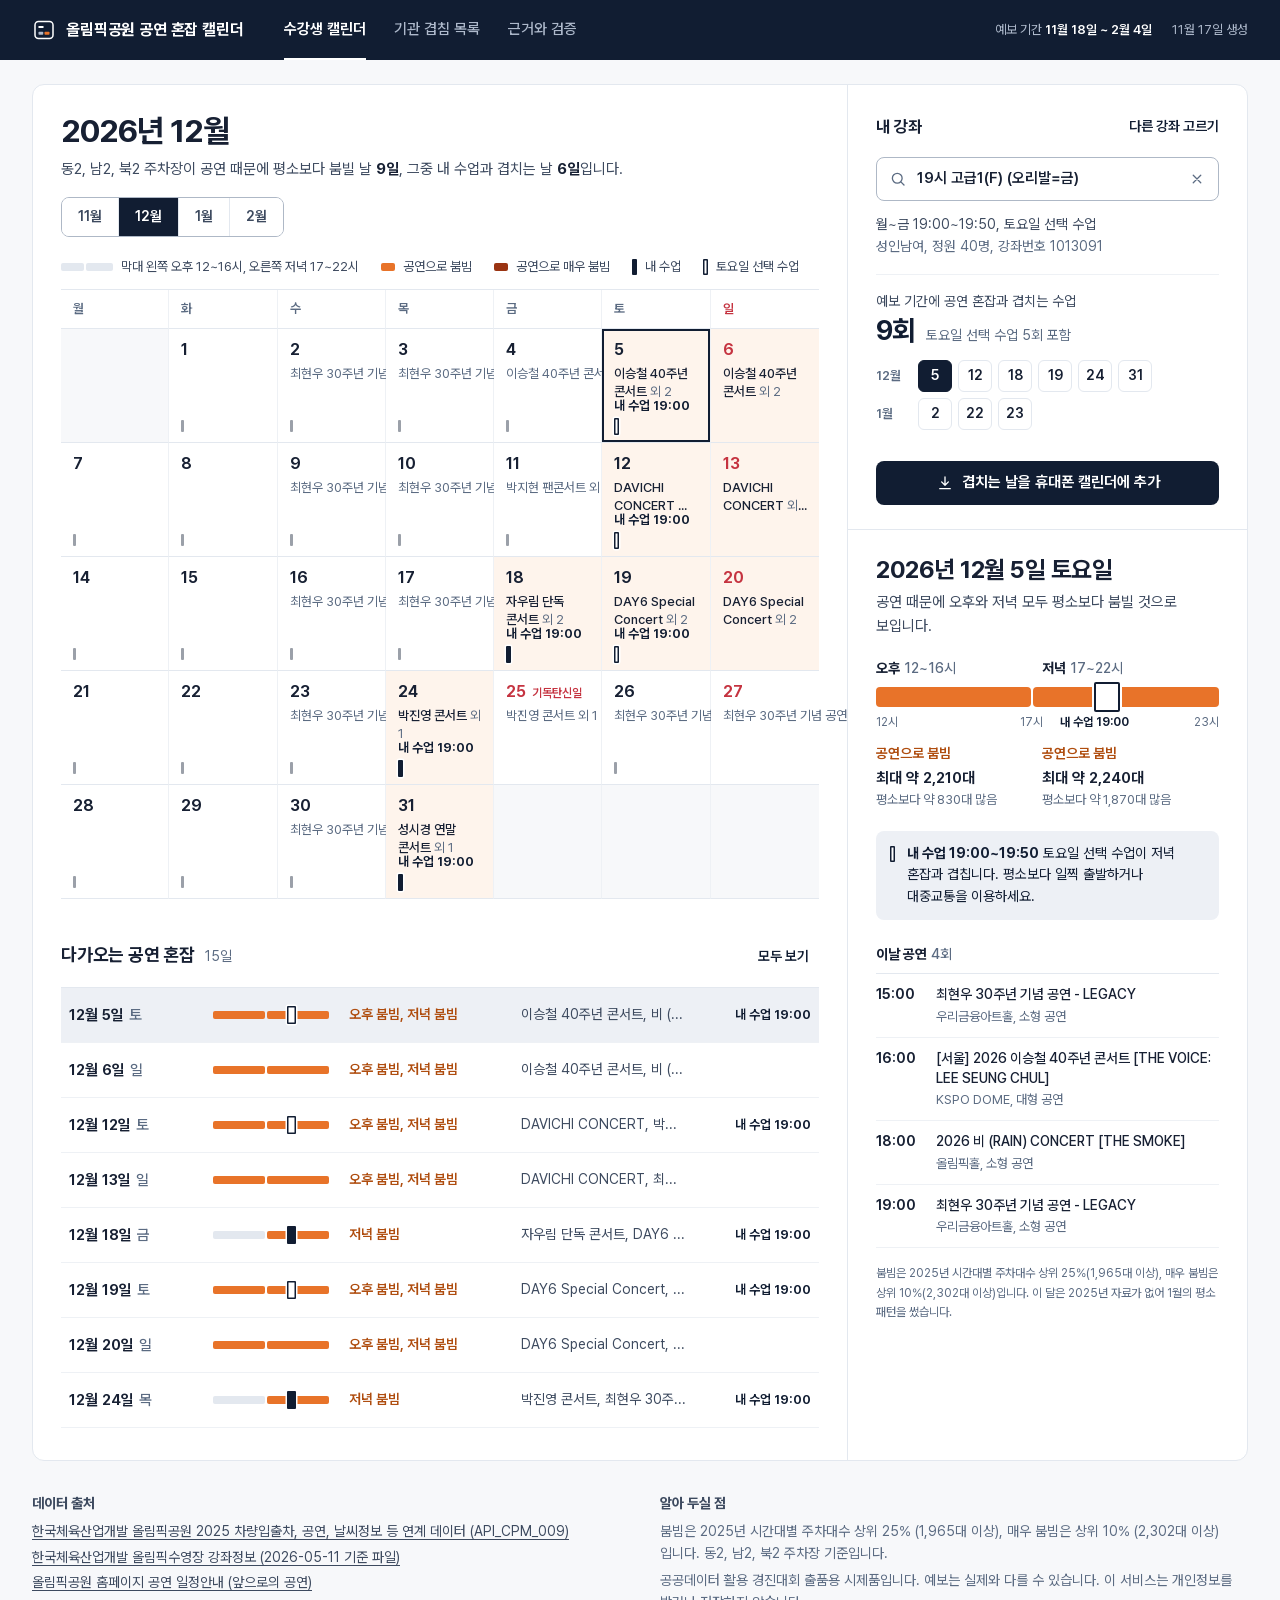
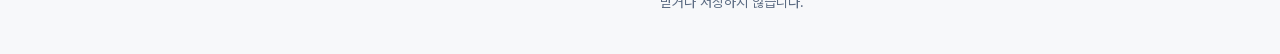
<file: design/preview/calendar.html>
<!doctype html>
<html lang="ko">
<head>
<meta charset="utf-8">
<meta name="viewport" content="width=device-width, initial-scale=1">
<title>디자인 목업: 공연 혼잡 캘린더</title>
<link rel="stylesheet" href="../../site/fonts/pretendard.css">
<link rel="stylesheet" href="tokens.css">
<style>
*, *::before, *::after { box-sizing: border-box; }
html { -webkit-text-size-adjust: 100%; }
body { margin: 0; background: var(--ground); color: var(--ink); font-family: var(--font); font-size: var(--fs-body); line-height: 1.55; word-break: keep-all; overflow-wrap: anywhere; font-feature-settings: "tnum" 0; }
::selection { background: #DCE3EE; color: var(--ink); }
:focus-visible { outline: 2px solid var(--navy); outline-offset: 2px; }
h1, h2, h3, p { margin: 0; }
button { font: inherit; color: inherit; }
.num { font-variant-numeric: tabular-nums; }
.sr { position: absolute; width: 1px; height: 1px; overflow: hidden; clip: rect(0 0 0 0); white-space: nowrap; }
svg.ic { width: 18px; height: 18px; flex: none; stroke: currentColor; fill: none; stroke-width: 1.75; stroke-linecap: round; stroke-linejoin: round; }

/* 머리띠 */
.shell { background: var(--navy); color: var(--on-navy); }
.shell-in { display: flex; align-items: center; gap: 40px; height: 60px; padding: 0 var(--s8); }
.brand { display: flex; align-items: center; gap: 10px; color: var(--on-navy); text-decoration: none; font-size: var(--fs-title-s); font-weight: 700; letter-spacing: -.01em; white-space: nowrap; }
.brand svg { width: 24px; height: 24px; }
.nav { display: flex; gap: 28px; height: 100%; }
.nav a { position: relative; display: flex; align-items: center; color: var(--on-navy-muted); text-decoration: none; font-size: var(--fs-body); font-weight: 500; white-space: nowrap; }
.nav a:hover { color: var(--on-navy); }
.nav a[aria-current="page"] { color: var(--on-navy); font-weight: 650; }
.nav a[aria-current="page"]::after { content: ""; position: absolute; left: 0; right: 0; bottom: 0; height: 2px; background: var(--on-navy); }
.shell-meta { margin-left: auto; display: flex; gap: 20px; color: var(--on-navy-muted); font-size: var(--fs-label); font-variant-numeric: tabular-nums; white-space: nowrap; }
.shell-meta b { color: var(--on-navy); font-weight: 600; }

/* 작업 판 */
.page { padding: var(--s6) var(--s8) 0; }
.sheet { display: grid; grid-template-columns: minmax(0, 1fr) 400px; background: var(--surface); border: 1px solid var(--line); border-radius: var(--r-sheet); }
.cal-col { padding: var(--s7) var(--s7) var(--s8); min-width: 0; }
.rail { border-left: 1px solid var(--line); min-width: 0; }

/* 달 머리 */
.calhead { display: flex; align-items: flex-end; justify-content: space-between; gap: var(--s4) var(--s6); flex-wrap: wrap; }
.calhead h2 { font-size: var(--fs-display); font-weight: 700; letter-spacing: -.03em; line-height: 1.15; font-variant-numeric: tabular-nums; }
.stand { margin-top: 8px; font-size: var(--fs-body); color: var(--ink-2); }
.stand b { color: var(--ink); font-weight: 700; font-variant-numeric: tabular-nums; }
.months { display: inline-flex; border: 1px solid var(--control); border-radius: var(--r-ctl); overflow: hidden; }
.months button { min-height: 38px; padding: 0 16px; border: 0; border-left: 1px solid var(--line); background: var(--surface); font-size: var(--fs-body-s); font-weight: 600; color: var(--ink-2); cursor: pointer; font-variant-numeric: tabular-nums; }
.months button:first-child { border-left: 0; }
.months button[aria-pressed="true"] { background: var(--navy); color: var(--on-navy); }

/* 범례 */
.legend { display: flex; flex-wrap: wrap; align-items: center; gap: 8px 22px; margin: var(--s5) 0 var(--s3); font-size: var(--fs-label); color: var(--ink-2); }
.legend > span { display: inline-flex; align-items: center; gap: 8px; }
.legend .strip { width: 52px; }
.sw { display: inline-block; width: 14px; height: 8px; border-radius: var(--r-mark); }
.sw.lv1 { background: var(--signal); }
.sw.lv2 { background: var(--signal-strong); }
.sw.tick { width: 5px; height: 16px; border-radius: 1px; background: var(--navy); }
.sw.tick.opt { background: var(--surface); box-shadow: inset 0 0 0 1.5px var(--navy); }

/* 하루 막대 (시그니처): 12시에서 23시까지의 시간축 */
.strip { position: relative; display: block; height: 8px; }
.strip .seg { position: absolute; top: 0; bottom: 0; border-radius: var(--r-mark); background: var(--idle); }
.strip .seg.a { left: 0; width: calc(45.4545% - 1px); }
.strip .seg.e { left: calc(45.4545% + 1px); right: 0; }
.strip .seg.lv1 { background: var(--signal); }
.strip .seg.lv2 { background: var(--signal-strong); }
.strip .tick { position: absolute; top: -2px; bottom: -2px; min-width: 3px; border-radius: 1px; background: var(--navy); opacity: .42; }
.strip .tick.opt { background: transparent; box-shadow: inset 0 0 0 1.5px var(--navy); }
.strip .tick.hit { top: -5px; bottom: -5px; min-width: 5px; opacity: 1; box-shadow: 0 0 0 1.5px var(--surface); }
.strip .tick.hit.opt { background: var(--surface); box-shadow: inset 0 0 0 1.5px var(--navy), 0 0 0 1.5px var(--surface); }

/* 달력 */
.cal { display: grid; grid-template-columns: repeat(7, minmax(0, 1fr)); border-top: 1px solid var(--line); }
.cal > * { border: 0; border-bottom: 1px solid var(--line); }
.cal > :not(:nth-child(7n)) { border-right: 1px solid var(--line-soft); }
.dow { padding: 9px 12px; font-size: var(--fs-label); font-weight: 600; color: var(--muted); }
.dow.sun { color: var(--holiday); }
.pad { background: var(--ground); }
.cell { position: relative; display: flex; flex-direction: column; min-width: 0; height: 114px; padding: 10px 12px 12px; background: var(--surface); text-align: left; cursor: pointer; transition: background-color .15s var(--ease); }
.cell:hover { background: var(--ground); }
.cell.flag { background: var(--signal-wash); }
.cell.flag:hover { background: var(--signal-wash-hover); }
.cell.sel { box-shadow: inset 0 0 0 2px var(--navy); }
.cell:focus-visible { outline-offset: -4px; z-index: 1; }
.cell .top { display: flex; align-items: baseline; justify-content: space-between; gap: 6px; }
.cell .n { font-size: var(--fs-title-s); font-weight: 650; line-height: 22px; font-variant-numeric: tabular-nums; }
.cell.sun .n, .cell.hol .n { color: var(--holiday); }
.cell .hn { font-size: var(--fs-micro); font-weight: 600; color: var(--holiday); white-space: nowrap; overflow: hidden; text-overflow: ellipsis; }
.cell .t { margin-top: 4px; font-size: var(--fs-label); line-height: 1.38; color: var(--muted); white-space: nowrap; overflow: hidden; text-overflow: ellipsis; }
.cell.flag .t { color: var(--ink); font-weight: 500; white-space: normal; display: -webkit-box; -webkit-line-clamp: 2; -webkit-box-orient: vertical; }
.cell .t em { font-style: normal; color: var(--muted); font-weight: 400; }
.cell .me { margin-top: auto; font-size: var(--fs-label); font-weight: 650; color: var(--navy); line-height: 1.3; font-variant-numeric: tabular-nums; }
.cell .strip { margin-top: auto; }
.cell .me + .strip { margin-top: 8px; }

/* 다가오는 공연 혼잡 */
.upcoming { margin-top: var(--s10); }
.sec-head { display: flex; align-items: baseline; gap: 10px; }
.sec-head h2 { font-size: var(--fs-title-m); font-weight: 700; letter-spacing: -.01em; }
.sec-head .count { font-size: var(--fs-body-s); color: var(--muted); font-variant-numeric: tabular-nums; }
.sec-head .act { margin-left: auto; }
.quiet { display: inline-flex; align-items: center; min-height: 36px; padding: 0 10px; border: 0; border-radius: var(--r-ctl); background: transparent; color: var(--navy); font-size: var(--fs-body-s); font-weight: 600; cursor: pointer; }
.quiet:hover { background: var(--navy-wash); }
.uplist { list-style: none; margin: var(--s3) 0 0; padding: 0; border-top: 1px solid var(--line); }
.uplist li { border-bottom: 1px solid var(--line-soft); }
.uplist button { display: grid; grid-template-columns: 124px 116px 152px minmax(0, 1fr) 104px; align-items: center; gap: 0 20px; width: 100%; min-height: 54px; padding: 0 8px; border: 0; background: transparent; text-align: left; cursor: pointer; }
.uplist button:hover { background: var(--ground); }
.uplist button[aria-current="date"] { background: var(--navy-wash); }
.uplist .d { font-size: var(--fs-body); font-weight: 650; font-variant-numeric: tabular-nums; white-space: nowrap; }
.uplist .d span { margin-left: 5px; font-weight: 500; color: var(--muted); }
.uplist .lv { font-size: var(--fs-body-s); font-weight: 600; color: var(--signal-ink); white-space: nowrap; }
.uplist .ti { font-size: var(--fs-body-s); color: var(--ink-2); white-space: nowrap; overflow: hidden; text-overflow: ellipsis; }
.uplist .mi { font-size: var(--fs-label); font-weight: 650; color: var(--navy); text-align: right; white-space: nowrap; font-variant-numeric: tabular-nums; }

/* 오른쪽 단: 내 강좌 */
.mycourse { padding: var(--s6) var(--s7); border-bottom: 1px solid var(--line); }
.rail-head { display: flex; align-items: center; justify-content: space-between; }
.rail-head h2 { font-size: var(--fs-title-s); font-weight: 700; }
.rail-head .quiet { margin-right: -10px; }
.search { position: relative; margin-top: var(--s3); }
.search > svg { position: absolute; left: 13px; top: 13px; color: var(--muted); pointer-events: none; }
.input { width: 100%; min-height: 44px; padding: 0 44px 0 40px; border: 1px solid var(--control); border-radius: var(--r-ctl); background: var(--surface); color: var(--ink); font: inherit; font-size: var(--fs-body); font-weight: 600; }
.search .clear { position: absolute; right: 4px; top: 4px; display: grid; place-items: center; width: 36px; height: 36px; border: 0; border-radius: 6px; background: transparent; color: var(--muted); cursor: pointer; }
.cmeta { margin-top: var(--s3); font-size: var(--fs-body-s); color: var(--ink-2); line-height: 1.6; font-variant-numeric: tabular-nums; }
.cmeta p + p { color: var(--muted); }
.verdict { margin-top: var(--s4); padding-top: var(--s4); border-top: 1px solid var(--line-soft); }
.verdict .q { font-size: var(--fs-body-s); color: var(--ink-2); }
.verdict .a { display: flex; align-items: baseline; gap: 10px; margin-top: 2px; }
.verdict .a b { font-size: 1.75rem; font-weight: 700; letter-spacing: -.02em; color: var(--navy); font-variant-numeric: tabular-nums; line-height: 1.2; }
.verdict .a span { font-size: var(--fs-body-s); color: var(--muted); }
.hits { display: grid; grid-template-columns: 34px minmax(0, 1fr); align-items: start; gap: 6px 8px; margin-top: var(--s3); }
.hits dt { padding-top: 6px; font-size: var(--fs-label); font-weight: 600; color: var(--muted); font-variant-numeric: tabular-nums; }
.hits dd { margin: 0; display: flex; flex-wrap: wrap; gap: 6px; }
.hits button { min-width: 34px; height: 32px; padding: 0 6px; border: 1px solid var(--line); border-radius: 6px; background: var(--surface); font-size: var(--fs-body-s); font-weight: 600; color: var(--ink); cursor: pointer; font-variant-numeric: tabular-nums; }
.hits button:hover { border-color: var(--navy); }
.hits button[aria-current="date"] { background: var(--navy); border-color: var(--navy); color: var(--on-navy); }
.btn { display: inline-flex; align-items: center; justify-content: center; gap: 8px; width: 100%; min-height: 44px; margin-top: var(--s4); padding: 0 16px; border: 0; border-radius: var(--r-ctl); background: var(--navy); color: var(--on-navy); font-size: var(--fs-body); font-weight: 650; text-decoration: none; cursor: pointer; }
.btn:hover { background: var(--navy-hover); }

/* 오른쪽 단: 날짜 상세 */
.detail { padding: var(--s6) var(--s7) var(--s7); }
.detail h2 { font-size: var(--fs-title-l); font-weight: 700; letter-spacing: -.02em; line-height: 1.3; font-variant-numeric: tabular-nums; }
.detail .lede { margin-top: 6px; font-size: var(--fs-body); color: var(--ink-2); }
.day { margin-top: var(--s5); }
.day-cols, .day-nums { display: grid; grid-template-columns: 45.4545% minmax(0, 1fr); column-gap: 10px; }
.day-cols .h { font-size: var(--fs-body-s); font-weight: 700; color: var(--ink); }
.day-cols .h span { margin-left: 4px; font-weight: 500; color: var(--muted); font-variant-numeric: tabular-nums; }
.day .strip { height: 20px; margin-top: 8px; }
.day .strip .seg { border-radius: 4px; }
.day .strip .tick { top: -5px; bottom: -5px; border-radius: 2px; box-shadow: 0 0 0 2px var(--surface); }
.day .strip .tick.opt { box-shadow: inset 0 0 0 2px var(--navy), 0 0 0 2px var(--surface); }
.axis { position: relative; height: 18px; margin-top: 6px; font-size: var(--fs-micro); color: var(--muted); font-variant-numeric: tabular-nums; }
.axis span { position: absolute; top: 0; white-space: nowrap; }
.axis .mine { transform: translateX(-50%); color: var(--navy); font-weight: 650; }
.day-nums { margin-top: var(--s3); }
.day-nums .lv { font-size: var(--fs-body-s); font-weight: 650; color: var(--signal-ink); }
.day-nums .lv.idle { color: var(--muted); font-weight: 600; }
.day-nums .pk { margin-top: 2px; font-size: var(--fs-body); font-weight: 650; color: var(--ink); font-variant-numeric: tabular-nums; }
.day-nums .vs { font-size: var(--fs-label); color: var(--muted); font-variant-numeric: tabular-nums; }
.notice { display: flex; gap: 12px; margin-top: var(--s5); padding: 12px 14px; border-radius: var(--r-ctl); background: var(--navy-wash); color: var(--navy); font-size: var(--fs-body-s); line-height: 1.55; }
.notice .sw { flex: none; margin-top: 3px; }
.notice b { font-weight: 700; }
.shows { margin-top: var(--s6); }
.shows h3 { font-size: var(--fs-body-s); font-weight: 700; }
.shows h3 span { margin-left: 4px; color: var(--muted); font-weight: 500; }
.shows ol { list-style: none; margin: 8px 0 0; padding: 0; border-top: 1px solid var(--line); }
.shows li { display: grid; grid-template-columns: 52px minmax(0, 1fr); gap: 0 8px; padding: 10px 0; border-bottom: 1px solid var(--line-soft); }
.shows .tm { font-size: var(--fs-body-s); font-weight: 650; font-variant-numeric: tabular-nums; }
.shows .nm { font-size: var(--fs-body-s); font-weight: 500; color: var(--ink); line-height: 1.45; }
.shows .vn { margin-top: 2px; font-size: var(--fs-label); color: var(--muted); }
.fine { margin-top: var(--s4); font-size: var(--fs-micro); line-height: 1.6; color: var(--muted); }

/* 바닥글 */
.foot { display: grid; grid-template-columns: minmax(0, 1fr) minmax(0, 1fr); gap: var(--s4) var(--s10); padding: var(--s8) var(--s8) var(--s10); font-size: var(--fs-body-s); color: var(--muted); }
.foot h2 { font-size: var(--fs-body-s); font-weight: 700; color: var(--ink-2); margin-bottom: 6px; }
.foot ul { margin: 0; padding: 0; list-style: none; display: grid; gap: 4px; }
.foot a { color: var(--ink-2); text-underline-offset: .2em; text-decoration-thickness: 1px; }
.foot p + p { margin-top: 6px; }

/* 반응형: 태블릿과 휴대폰 */
@media (max-width: 1279px) { .sheet { grid-template-columns: minmax(0, 1fr) 360px; } .uplist button { grid-template-columns: 112px 104px minmax(0, 1fr) 96px; } .uplist .lv { display: none; } }
@media (max-width: 1023px) {
  .sheet { grid-template-columns: minmax(0, 1fr); }
  .cal-col, .rail { display: contents; }
  .sheet > * { min-width: 0; }
  .mycourse { order: 1; } .calwrap { order: 2; padding: var(--s6); } .detail { order: 3; border-top: 1px solid var(--line); } .upcoming { order: 4; margin: 0; padding: var(--s6); border-top: 1px solid var(--line); }
  .shell-meta { display: none; }
}
@media (max-width: 640px) {
  .shell-in { flex-wrap: wrap; height: auto; gap: 0; padding: 0 var(--s4); }
  .brand { padding: 14px 0 4px; font-size: var(--fs-body); }
  .nav { width: 100%; height: 44px; gap: 22px; overflow-x: auto; }
  .page { padding: var(--s3) var(--s3) 0; }
  .mycourse, .detail { padding: var(--s5) var(--s4); }
  .calwrap, .upcoming { padding: var(--s5) var(--s4); }
  .calhead h2 { font-size: 1.5rem; }
  .months { width: 100%; } .months button { flex: 1; min-height: 44px; padding: 0; }
  .legend { gap: 6px 14px; }
  .legend .wide { flex-basis: 100%; }
  .dow { padding: 8px 0; text-align: center; }
  .cell { height: 66px; padding: 6px 4px 8px; align-items: stretch; }
  .cell .top { justify-content: center; }
  .cell .n { font-size: var(--fs-body-s); }
  .cell .hn, .cell .t, .cell.flag .t, .cell .me { display: none; }
  .cell .strip { height: 7px; }
  .uplist button { grid-template-columns: minmax(0, 1fr) 88px; gap: 4px 12px; padding: 10px 4px; }
  .uplist .strip { grid-row: 1; grid-column: 2; }
  .uplist .ti { grid-column: 1 / -1; white-space: normal; }
  .uplist .mi { text-align: left; }
  .foot { grid-template-columns: minmax(0, 1fr); padding: var(--s6) var(--s4) var(--s8); }
}
@media (prefers-reduced-motion: reduce) { *, *::before, *::after { transition-duration: 0s !important; } }
</style>
</head>
<body>
<header class="shell">
  <div class="shell-in">
    <a class="brand" href="#"><svg viewBox="0 0 24 24" aria-hidden="true"><rect x="3" y="3.5" width="18" height="17" rx="3.5" fill="none" stroke="#fff" stroke-width="1.5"/><path d="M7.25 9h3.5" stroke="#fff" stroke-width="2" stroke-linecap="round"/><rect x="6.5" y="13.75" width="4.75" height="3" rx=".8" fill="#AEB9CB"/><rect x="12.5" y="13.75" width="5" height="3" rx=".8" fill="#E87329"/></svg>올림픽공원 공연 혼잡 캘린더</a>
    <nav class="nav" aria-label="화면 이동"><a href="#" aria-current="page">수강생 캘린더</a><a href="#">기관 겹침 목록</a><a href="#">근거와 검증</a></nav>
    <p class="shell-meta" id="shell-meta"></p>
  </div>
</header>

<main class="page">
  <h1 class="sr">공연 혼잡 캘린더</h1>
  <div class="sheet">
    <div class="cal-col">
      <section class="calwrap" aria-labelledby="month">
        <div class="calhead">
          <div>
            <h2 id="month"></h2>
            <p class="stand" id="stand"></p>
          </div>
          <div class="months" id="months" role="group" aria-label="달 선택"></div>
        </div>
        <div class="legend" id="legend"></div>
        <div class="cal" id="cal" role="group" aria-label="예보 달력"></div>
      </section>
      <section class="upcoming" aria-labelledby="h-up">
        <div class="sec-head"><h2 id="h-up">다가오는 공연 혼잡</h2><span class="count" id="up-count"></span><button class="quiet act" type="button" id="up-more"></button></div>
        <ul class="uplist" id="uplist"></ul>
      </section>
    </div>
    <aside class="rail" aria-label="내 강좌와 날짜 상세">
      <section class="mycourse" aria-labelledby="h-course" id="mycourse"></section>
      <section class="detail" id="detail" aria-live="polite"></section>
    </aside>
  </div>
</main>

<footer class="foot">
  <div><h2>데이터 출처</h2><ul>
    <li><a href="#">한국체육산업개발 올림픽공원 2025 차량입출차, 공연, 날씨정보 등 연계 데이터 (API_CPM_009)</a></li>
    <li><a href="#">한국체육산업개발 올림픽수영장 강좌정보 (2026-05-11 기준 파일)</a></li>
    <li><a href="#">올림픽공원 홈페이지 공연 일정안내 (앞으로의 공연)</a></li></ul></div>
  <div><h2>알아 두실 점</h2><p id="def"></p><p>공공데이터 활용 경진대회 출품용 시제품입니다. 예보는 실제와 다를 수 있습니다. 이 서비스는 개인정보를 받거나 저장하지 않습니다.</p></div>
</footer>

<script src="snapshot.js"></script>
<script>
(function () {
  "use strict";
  var S = window.SNAP, DOW = ["월", "화", "수", "목", "금", "토", "일"];
  var SIZE = { L: "대형", M: "중형", S: "소형" }, LV = { "보통": 0, "붐빔": 1, "매우 붐빔": 2 };
  var SELECTED = "2026-12-05";

  function $(id) { return document.getElementById(id); }
  function el(tag, cls, text) { var e = document.createElement(tag); if (cls) e.className = cls; if (text != null) e.textContent = text; return e; }
  function pad(n) { return String(n).padStart(2, "0"); }
  function ymd(d) { return d.getFullYear() + "-" + pad(d.getMonth() + 1) + "-" + pad(d.getDate()); }
  function parse(s) { var p = s.split("-"); return new Date(+p[0], +p[1] - 1, +p[2]); }
  function dowIdx(d) { return (d.getDay() + 6) % 7; }
  function md(s) { var d = parse(s); return (d.getMonth() + 1) + "월 " + d.getDate() + "일"; }
  function about(x) { return (Math.round(x / 10) * 10).toLocaleString("ko-KR"); }
  function num(x) { return Math.round(x).toLocaleString("ko-KR"); }
  function mins(t) { var p = t.split(":"); return +p[0] * 60 + +p[1]; }
  function shortTitle(t) { return String(t).replace(/^\s*\[[^\]]*\]\s*/, "").replace(/^(19|20)\d{2}\s+/, ""); }
  function cellTitle(t) { return shortTitle(t).replace(/\s+[\[〈‘'].*$/, "").replace(/\s+-\s+.*$/, ""); }
  function lv(b) { return b && b.flag ? LV[b.level] || 0 : 0; }

  var C = S.course, cs = mins(C.start), ce = mins(C.end);
  function meets(key) {
    if (S.holidays[key]) return null;
    var i = dowIdx(parse(key));
    if (C.days.indexOf(i) >= 0) return "reg";
    if (C.optional_days.indexOf(i) >= 0) return "opt";
    return null;
  }

  /* 하루 막대: 12시~23시 시간축 위에 오후와 저녁 두 구간, 내 수업 눈금 */
  function strip(key) {
    var s = el("span", "strip"), bl = S.blocks[key] || {};
    s.setAttribute("aria-hidden", "true");
    var a = el("span", "seg a"), e = el("span", "seg e");
    if (lv(bl["오후"])) a.classList.add("lv" + lv(bl["오후"]));
    if (lv(bl["저녁"])) e.classList.add("lv" + lv(bl["저녁"]));
    s.appendChild(a); s.appendChild(e);
    var m = meets(key);
    if (m && cs < 23 * 60 && ce > 12 * 60) {
      var t = el("span", "tick" + (m === "opt" ? " opt" : "") + (S.mine[key] ? " hit" : ""));
      t.style.left = ((Math.max(cs, 720) - 720) / 660 * 100) + "%";
      t.style.width = ((Math.min(ce, 1380) - Math.max(cs, 720)) / 660 * 100) + "%";
      s.appendChild(t);
    }
    return s;
  }

  function dayShows(key) {
    var bl = S.blocks[key] || {}, out = [];
    ["오후", "저녁"].forEach(function (k) { if (bl[k] && bl[k].flag) bl[k].titles.forEach(function (t) { if (out.indexOf(t) < 0) out.push(t); }); });
    if (out.length) return out;
    var rank = { L: 0, M: 1, S: 2 };
    (S.schedule[key] || []).slice().sort(function (x, y) { return rank[x.size] - rank[y.size] || (x.time < y.time ? -1 : 1); })
      .forEach(function (s) { if (out.indexOf(s.title) < 0) out.push(s.title); });
    return out;
  }

  /* 머리띠 메타 */
  var gen = S.generated_at;
  $("shell-meta").innerHTML = "<span>예보 기간 <b>" + md(S.period.start) + " ~ " + md(S.period.end) + "</b></span><span>" +
    (+gen.slice(5, 7)) + "월 " + (+gen.slice(8, 10)) + "일 생성</span>";

  /* 달 머리 */
  var cur = parse(S.month + "-01"), ym = S.month;
  $("month").textContent = cur.getFullYear() + "년 " + (cur.getMonth() + 1) + "월";
  var fl = S.flagged_days.filter(function (d) { return d.slice(0, 7) === ym; }).length;
  var mineIn = Object.keys(S.mine).filter(function (d) { return d.slice(0, 7) === ym; }).length;
  $("stand").innerHTML = "동2, 남2, 북2 주차장이 공연 때문에 평소보다 붐빌 날 <b>" + fl + "일</b>, 그중 내 수업과 겹치는 날 <b>" + mineIn + "일</b>입니다.";
  ["11월", "12월", "1월", "2월"].forEach(function (m, i) {
    var b = el("button", null, m); b.type = "button"; b.setAttribute("aria-pressed", String(i === 1)); $("months").appendChild(b);
  });

  /* 범례 */
  var lg = $("legend");
  var l1 = el("span", "wide"), ex = el("span", "strip"); ex.setAttribute("aria-hidden", "true");
  ex.appendChild(el("span", "seg a")); ex.appendChild(el("span", "seg e"));
  l1.appendChild(ex); l1.appendChild(document.createTextNode("막대 왼쪽 오후 12~16시, 오른쪽 저녁 17~22시")); lg.appendChild(l1);
  [["sw lv1", "공연으로 붐빔"], ["sw lv2", "공연으로 매우 붐빔"], ["sw tick", "내 수업"], ["sw tick opt", "토요일 선택 수업"]].forEach(function (x) {
    var s = el("span"), i = el("i", x[0]); i.setAttribute("aria-hidden", "true"); s.appendChild(i); s.appendChild(document.createTextNode(x[1])); lg.appendChild(s);
  });

  /* 달력 */
  var cal = $("cal");
  DOW.forEach(function (d, i) { var h = el("div", "dow" + (i === 6 ? " sun" : ""), d); h.setAttribute("aria-hidden", "true"); cal.appendChild(h); });
  var first = dowIdx(cur), days = new Date(cur.getFullYear(), cur.getMonth() + 1, 0).getDate();
  for (var i = 0; i < first; i++) cal.appendChild(el("div", "pad"));
  for (var d = 1; d <= days; d++) {
    var date = new Date(cur.getFullYear(), cur.getMonth(), d), key = ymd(date), bl = S.blocks[key] || {};
    var b = el("button", "cell"); b.type = "button";
    var flag = lv(bl["오후"]) || lv(bl["저녁"]);
    if (flag) b.classList.add("flag");
    if (dowIdx(date) === 6) b.classList.add("sun");
    if (S.holidays[key]) b.classList.add("hol");
    if (key === SELECTED) { b.classList.add("sel"); b.setAttribute("aria-pressed", "true"); } else b.setAttribute("aria-pressed", "false");
    var top = el("span", "top"); top.appendChild(el("span", "n", String(d)));
    if (S.holidays[key]) top.appendChild(el("span", "hn", S.holidays[key]));
    b.appendChild(top);
    var titles = dayShows(key);
    if (titles.length) {
      var t = el("span", "t", cellTitle(titles[0]));
      if (titles.length > 1) { t.appendChild(document.createTextNode(" ")); t.appendChild(el("em", null, "외 " + (titles.length - 1))); }
      b.appendChild(t);
    }
    if (S.mine[key]) b.appendChild(el("span", "me", "내 수업 " + S.mine[key].start));
    b.appendChild(strip(key));
    cal.appendChild(b);
  }
  var tail = (first + days) % 7; if (tail) for (var j = tail; j < 7; j++) cal.appendChild(el("div", "pad"));

  /* 다가오는 공연 혼잡 */
  var up = S.flagged_days.filter(function (k) { return k >= S.period.start; });
  $("up-count").textContent = up.length + "일";
  $("up-more").textContent = "모두 보기";
  up.slice(0, 8).forEach(function (k) {
    var li = el("li"), bt = el("button"), bl = S.blocks[k]; bt.type = "button";
    if (k === SELECTED) bt.setAttribute("aria-current", "date");
    var dd = el("span", "d", md(k)); dd.appendChild(el("span", null, DOW[dowIdx(parse(k))])); bt.appendChild(dd);
    bt.appendChild(strip(k));
    var said = ["오후", "저녁"].filter(function (x) { return bl[x] && bl[x].flag; }).map(function (x) { return x + " " + bl[x].level; });
    bt.appendChild(el("span", "lv", said.join(", ")));
    bt.appendChild(el("span", "ti", dayShows(k).map(cellTitle).join(", ")));
    bt.appendChild(el("span", "mi", S.mine[k] ? "내 수업 " + S.mine[k].start : ""));
    li.appendChild(bt); $("uplist").appendChild(li);
  });

  /* 내 강좌 */
  function dayList(ds) {
    var run = ds.length >= 3 && ds.every(function (x, i) { return i === 0 || x === ds[i - 1] + 1; });
    return run ? DOW[ds[0]] + "~" + DOW[ds[ds.length - 1]] : ds.map(function (i) { return DOW[i]; }).join(", ");
  }
  var mk = Object.keys(S.mine).sort(), opt = mk.filter(function (k) { return S.mine[k].optional; }).length;
  var mc = $("mycourse");
  mc.innerHTML =
    '<div class="rail-head"><h2 id="h-course">내 강좌</h2><button class="quiet" type="button">다른 강좌 고르기</button></div>' +
    '<div class="search"><svg class="ic" viewBox="0 0 24 24" aria-hidden="true"><circle cx="11" cy="11" r="6.5"/><path d="m20 20-4.2-4.2"/></svg>' +
    '<input class="input" type="search" role="combobox" aria-expanded="false" aria-label="강좌 이름으로 찾기" value="' + C.name + '">' +
    '<button class="clear" type="button" aria-label="검색어 지우기"><svg class="ic" viewBox="0 0 24 24" aria-hidden="true"><path d="M17 7 7 17M7 7l10 10"/></svg></button></div>' +
    '<div class="cmeta"><p>' + dayList(C.days) + " " + C.start + "~" + C.end + (C.optional_days.length ? ", 토요일 선택 수업" : "") + '</p><p>' +
    C.group + ", 정원 " + C.capacity + "명, 강좌번호 " + C.course_no + "</p></div>" +
    '<div class="verdict"><p class="q">예보 기간에 공연 혼잡과 겹치는 수업</p><p class="a"><b>' + mk.length + "회</b><span>토요일 선택 수업 " + opt + "회 포함</span></p>" +
    '<dl class="hits" id="hits"></dl></div>' +
    '<a class="btn" href="#"><svg class="ic" viewBox="0 0 24 24" aria-hidden="true"><path d="M12 4v11m0 0-4.5-4.5M12 15l4.5-4.5M5 19.5h14"/></svg>겹치는 날을 휴대폰 캘린더에 추가</a>';
  var byMonth = {};
  mk.forEach(function (k) { var m = (+k.slice(5, 7)) + "월"; (byMonth[m] = byMonth[m] || []).push(k); });
  Object.keys(byMonth).forEach(function (m) {
    var dt = el("dt", null, m), dd = el("dd");
    byMonth[m].forEach(function (k) {
      var bt = el("button", null, String(+k.slice(8))); bt.type = "button";
      bt.setAttribute("aria-label", md(k) + " " + DOW[dowIdx(parse(k))] + "요일 " + S.mine[k].block + " " + S.mine[k].level + (S.mine[k].optional ? ", 토요일 선택 수업" : ""));
      if (k === SELECTED) bt.setAttribute("aria-current", "date");
      dd.appendChild(bt);
    });
    $("hits").appendChild(dt); $("hits").appendChild(dd);
  });

  /* 날짜 상세 */
  var key = SELECTED, bl = S.blocks[key], sd = parse(key), box = $("detail");
  box.appendChild(el("h2", null, sd.getFullYear() + "년 " + md(key) + " " + DOW[dowIdx(sd)] + "요일"));
  var fA = lv(bl["오후"]), fE = lv(bl["저녁"]);
  box.appendChild(el("p", "lede", fA && fE ? "공연 때문에 오후와 저녁 모두 평소보다 붐빌 것으로 보입니다." :
    fA ? "공연 때문에 오후가 평소보다 붐빌 것으로 보입니다." : fE ? "공연 때문에 저녁이 평소보다 붐빌 것으로 보입니다." : "공연으로 인한 혼잡은 예상되지 않습니다."));
  var day = el("div", "day");
  var cols = el("div", "day-cols");
  [["오후", "12~16시"], ["저녁", "17~22시"]].forEach(function (x) { var h = el("p", "h", x[0]); h.appendChild(el("span", null, x[1])); cols.appendChild(h); });
  day.appendChild(cols);
  day.appendChild(strip(key));
  var ax = el("div", "axis"); ax.setAttribute("aria-hidden", "true");
  [["12시", 0], ["17시", 45.4545], ["23시", 100]].forEach(function (x) {
    var s = el("span", null, x[0]); s.style.left = x[1] + "%"; if (x[1] === 100) s.style.transform = "translateX(-100%)"; else if (x[1] > 0) s.style.transform = "translateX(-50%)"; ax.appendChild(s);
  });
  if (meets(key)) {
    var ml = el("span", "mine", "내 수업 " + C.start);
    ml.style.left = ((cs - 720) / 660 * 100) + "%"; ax.appendChild(ml);
  }
  day.appendChild(ax);
  var nums = el("div", "day-nums");
  ["오후", "저녁"].forEach(function (k) {
    var x = bl[k], c = el("div"), f = lv(x);
    c.appendChild(el("p", "lv" + (f ? "" : " idle"), f ? "공연으로 " + x.level : (x.level === "보통" ? "보통" : "평소에도 " + x.level)));
    c.appendChild(el("p", "pk", "최대 약 " + about(x.pred) + "대"));
    var diff = x.pred - x.base;
    c.appendChild(el("p", "vs", diff >= 50 ? "평소보다 약 " + about(diff) + "대 많음" : "평소 수준"));
    nums.appendChild(c);
  });
  day.appendChild(nums);
  box.appendChild(day);

  var me = S.mine[key];
  if (me) {
    var n = el("div", "notice"), sw = el("i", "sw tick" + (me.optional ? " opt" : "")); sw.setAttribute("aria-hidden", "true"); n.appendChild(sw);
    var p = el("p"); p.appendChild(el("b", null, "내 수업 " + me.start + "~" + me.end));
    p.appendChild(document.createTextNode((me.optional ? " 토요일 선택 수업이 " : " 수업이 ") + me.block + " 혼잡과 겹칩니다. 평소보다 일찍 출발하거나 대중교통을 이용하세요."));
    n.appendChild(p); box.appendChild(n);
  }

  var list = (S.schedule[key] || []).slice().sort(function (a, b) { return a.time < b.time ? -1 : 1; });
  var sh = el("div", "shows"), h3 = el("h3", null, "이날 공연"); h3.appendChild(el("span", null, list.length + "회")); sh.appendChild(h3);
  var ol = el("ol");
  list.forEach(function (s) {
    var li = el("li"); li.appendChild(el("span", "tm", s.assumed ? "미정" : s.time));
    var w = el("div"); w.appendChild(el("p", "nm", s.title)); w.appendChild(el("p", "vn", s.venue + ", " + SIZE[s.size] + " 공연")); li.appendChild(w); ol.appendChild(li);
  });
  sh.appendChild(ol); box.appendChild(sh);
  var fb = bl["오후"].fallback || bl["저녁"].fallback;
  box.appendChild(el("p", "fine", "붐빔은 2025년 시간대별 주차대수 상위 25%(" + num(S.thresholds.p75) + "대 이상), 매우 붐빔은 상위 10%(" + num(S.thresholds.p90) +
    "대 이상)입니다." + (fb ? " 이 달은 2025년 자료가 없어 " + Math.round(fb) + "월의 평소 패턴을 썼습니다." : "")));

  $("def").textContent = "붐빔은 2025년 시간대별 주차대수 상위 25% (" + num(S.thresholds.p75) + "대 이상), 매우 붐빔은 상위 10% (" + num(S.thresholds.p90) + "대 이상)입니다. 동2, 남2, 북2 주차장 기준입니다.";
})();
</script>
</body>
</html>
</file>
<file: site/fonts/pretendard.css>
/*
Copyright (c) 2021 Kil Hyung-jin, with Reserved Font Name Pretendard.
https://github.com/orioncactus/pretendard

This Font Software is licensed under the SIL Open Font License, Version 1.1.
This license is copied below, and is also available with a FAQ at:
http://scripts.sil.org/OFL
*/
/* [0] */
@font-face {
	font-family: 'Pretendard Variable';
	font-style: normal;
	font-display: swap;
	font-weight: 45 920;
	src: url(./woff2-dynamic-subset/PretendardVariable.subset.0.woff2) format('woff2-variations');
	unicode-range: U+f9ca-fa0b, U+ff03-ff05, U+ff07, U+ff0a-ff0b, U+ff0d-ff19, U+ff1b, U+ff1d, U+ff20-ff5b, U+ff5d, U+ffe0-ffe3, U+ffe5-ffe6;
}

/* [1] */
@font-face {
	font-family: 'Pretendard Variable';
	font-style: normal;
	font-display: swap;
	font-weight: 45 920;
	src: url(./woff2-dynamic-subset/PretendardVariable.subset.1.woff2) format('woff2-variations');
	unicode-range: U+d723-d728, U+d72a-d733, U+d735-d748, U+d74a-d74f, U+d752-d753, U+d755-d757, U+d75a-d75f, U+d762-d764, U+d766-d768, U+d76a-d76b, U+d76d-d76f, U+d771-d787, U+d789-d78b, U+d78d-d78f, U+d791-d797, U+d79a, U+d79c, U+d79e-d7a3, U+f900-f909, U+f90b-f92e;
}

/* [2] */
@font-face {
	font-family: 'Pretendard Variable';
	font-style: normal;
	font-display: swap;
	font-weight: 45 920;
	src: url(./woff2-dynamic-subset/PretendardVariable.subset.2.woff2) format('woff2-variations');
	unicode-range: U+d679-d68b, U+d68e-d69e, U+d6a0, U+d6a2-d6a7, U+d6a9-d6c3, U+d6c6-d6c7, U+d6c9-d6cb, U+d6cd-d6d3, U+d6d5-d6d6, U+d6d8-d6e3, U+d6e5-d6e7, U+d6e9-d6fb, U+d6fd-d717, U+d719-d71f, U+d721-d722;
}

/* [3] */
@font-face {
	font-family: 'Pretendard Variable';
	font-style: normal;
	font-display: swap;
	font-weight: 45 920;
	src: url(./woff2-dynamic-subset/PretendardVariable.subset.3.woff2) format('woff2-variations');
	unicode-range: U+d5bc-d5c7, U+d5ca-d5cb, U+d5cd-d5cf, U+d5d1-d5d7, U+d5d9-d5da, U+d5dc, U+d5de-d5e3, U+d5e6-d5e7, U+d5e9-d5eb, U+d5ed-d5f6, U+d5f8, U+d5fa-d5ff, U+d602-d603, U+d605-d607, U+d609-d60f, U+d612-d613, U+d616-d61b, U+d61d-d637, U+d63a-d63b, U+d63d-d63f, U+d641-d647, U+d64a-d64c, U+d64e-d653, U+d656-d657, U+d659-d65b, U+d65d-d666, U+d668, U+d66a-d678;
}

/* [4] */
@font-face {
	font-family: 'Pretendard Variable';
	font-style: normal;
	font-display: swap;
	font-weight: 45 920;
	src: url(./woff2-dynamic-subset/PretendardVariable.subset.4.woff2) format('woff2-variations');
	unicode-range: U+d507, U+d509-d50b, U+d50d-d513, U+d515-d53b, U+d53e-d53f, U+d541-d543, U+d545-d54c, U+d54e, U+d550, U+d552-d557, U+d55a-d55b, U+d55d-d55f, U+d561-d564, U+d566-d567, U+d56a, U+d56c, U+d56e-d573, U+d576-d577, U+d579-d583, U+d585-d586, U+d58a-d5a4, U+d5a6-d5bb;
}

/* [5] */
@font-face {
	font-family: 'Pretendard Variable';
	font-style: normal;
	font-display: swap;
	font-weight: 45 920;
	src: url(./woff2-dynamic-subset/PretendardVariable.subset.5.woff2) format('woff2-variations');
	unicode-range: U+d464-d477, U+d47a-d47b, U+d47d-d47f, U+d481-d487, U+d489-d48a, U+d48c, U+d48e-d4e7, U+d4e9-d503, U+d505-d506;
}

/* [6] */
@font-face {
	font-family: 'Pretendard Variable';
	font-style: normal;
	font-display: swap;
	font-weight: 45 920;
	src: url(./woff2-dynamic-subset/PretendardVariable.subset.6.woff2) format('woff2-variations');
	unicode-range: U+d3bf-d3c7, U+d3ca-d3cf, U+d3d1-d3eb, U+d3ee-d3ef, U+d3f1-d3f3, U+d3f5-d3fb, U+d3fd-d400, U+d402-d45b, U+d45d-d463;
}

/* [7] */
@font-face {
	font-family: 'Pretendard Variable';
	font-style: normal;
	font-display: swap;
	font-weight: 45 920;
	src: url(./woff2-dynamic-subset/PretendardVariable.subset.7.woff2) format('woff2-variations');
	unicode-range: U+d2ff, U+d302-d304, U+d306-d30b, U+d30f, U+d311-d313, U+d315-d31b, U+d31e, U+d322-d324, U+d326-d327, U+d32a-d32b, U+d32d-d32f, U+d331-d337, U+d339-d33c, U+d33e-d37b, U+d37e-d37f, U+d381-d383, U+d385-d38b, U+d38e-d390, U+d392-d397, U+d39a-d39b, U+d39d-d39f, U+d3a1-d3a7, U+d3a9-d3aa, U+d3ac, U+d3ae-d3b3, U+d3b5-d3b7, U+d3b9-d3bb, U+d3bd-d3be;
}

/* [8] */
@font-face {
	font-family: 'Pretendard Variable';
	font-style: normal;
	font-display: swap;
	font-weight: 45 920;
	src: url(./woff2-dynamic-subset/PretendardVariable.subset.8.woff2) format('woff2-variations');
	unicode-range: U+d257-d27f, U+d281-d29b, U+d29d-d29f, U+d2a1-d2ab, U+d2ad-d2b7, U+d2ba-d2bb, U+d2bd-d2bf, U+d2c1-d2c7, U+d2c9-d2ef, U+d2f2-d2f3, U+d2f5-d2f7, U+d2f9-d2fe;
}

/* [9] */
@font-face {
	font-family: 'Pretendard Variable';
	font-style: normal;
	font-display: swap;
	font-weight: 45 920;
	src: url(./woff2-dynamic-subset/PretendardVariable.subset.9.woff2) format('woff2-variations');
	unicode-range: U+d1b4, U+d1b6-d1f3, U+d1f5-d22b, U+d22e-d22f, U+d231-d233, U+d235-d23b, U+d23d-d240, U+d242-d256;
}

/* [10] */
@font-face {
	font-family: 'Pretendard Variable';
	font-style: normal;
	font-display: swap;
	font-weight: 45 920;
	src: url(./woff2-dynamic-subset/PretendardVariable.subset.10.woff2) format('woff2-variations');
	unicode-range: U+d105-d12f, U+d132-d133, U+d135-d137, U+d139-d13f, U+d141-d142, U+d144, U+d146-d14b, U+d14e-d14f, U+d151-d153, U+d155-d15b, U+d15e-d187, U+d189-d19f, U+d1a2-d1a3, U+d1a5-d1a7, U+d1a9-d1af, U+d1b2-d1b3;
}

/* [11] */
@font-face {
	font-family: 'Pretendard Variable';
	font-style: normal;
	font-display: swap;
	font-weight: 45 920;
	src: url(./woff2-dynamic-subset/PretendardVariable.subset.11.woff2) format('woff2-variations');
	unicode-range: U+d04b-d04f, U+d051-d057, U+d059-d06b, U+d06d-d06f, U+d071-d073, U+d075-d07b, U+d07e-d0a3, U+d0a6-d0a7, U+d0a9-d0ab, U+d0ad-d0b3, U+d0b6, U+d0b8, U+d0ba-d0bf, U+d0c2-d0c3, U+d0c5-d0c7, U+d0c9-d0cf, U+d0d2, U+d0d6-d0db, U+d0de-d0df, U+d0e1-d0e3, U+d0e5-d0eb, U+d0ee-d0f0, U+d0f2-d104;
}

/* [12] */
@font-face {
	font-family: 'Pretendard Variable';
	font-style: normal;
	font-display: swap;
	font-weight: 45 920;
	src: url(./woff2-dynamic-subset/PretendardVariable.subset.12.woff2) format('woff2-variations');
	unicode-range: U+cfa2-cfc3, U+cfc5-cfdf, U+cfe2-cfe3, U+cfe5-cfe7, U+cfe9-cff4, U+cff6-cffb, U+cffd-cfff, U+d001-d003, U+d005-d017, U+d019-d033, U+d036-d037, U+d039-d03b, U+d03d-d04a;
}

/* [13] */
@font-face {
	font-family: 'Pretendard Variable';
	font-style: normal;
	font-display: swap;
	font-weight: 45 920;
	src: url(./woff2-dynamic-subset/PretendardVariable.subset.13.woff2) format('woff2-variations');
	unicode-range: U+cef0-cef3, U+cef6, U+cef9-ceff, U+cf01-cf03, U+cf05-cf07, U+cf09-cf0f, U+cf11-cf12, U+cf14-cf1b, U+cf1d-cf1f, U+cf21-cf2f, U+cf31-cf53, U+cf56-cf57, U+cf59-cf5b, U+cf5d-cf63, U+cf66, U+cf68, U+cf6a-cf6f, U+cf71-cf84, U+cf86-cf8b, U+cf8d-cfa1;
}

/* [14] */
@font-face {
	font-family: 'Pretendard Variable';
	font-style: normal;
	font-display: swap;
	font-weight: 45 920;
	src: url(./woff2-dynamic-subset/PretendardVariable.subset.14.woff2) format('woff2-variations');
	unicode-range: U+ce3c-ce57, U+ce5a-ce5b, U+ce5d-ce5f, U+ce61-ce67, U+ce6a, U+ce6c, U+ce6e-ce73, U+ce76-ce77, U+ce79-ce7b, U+ce7d-ce83, U+ce85-ce88, U+ce8a-ce8f, U+ce91-ce93, U+ce95-ce97, U+ce99-ce9f, U+cea2, U+cea4-ceab, U+cead-cee3, U+cee6-cee7, U+cee9-ceeb, U+ceed-ceef;
}

/* [15] */
@font-face {
	font-family: 'Pretendard Variable';
	font-style: normal;
	font-display: swap;
	font-weight: 45 920;
	src: url(./woff2-dynamic-subset/PretendardVariable.subset.15.woff2) format('woff2-variations');
	unicode-range: U+cd92-cd93, U+cd96-cd97, U+cd99-cd9b, U+cd9d-cda3, U+cda6-cda8, U+cdaa-cdaf, U+cdb1-cdc3, U+cdc5-cdcb, U+cdcd-cde7, U+cde9-ce03, U+ce05-ce1f, U+ce22-ce34, U+ce36-ce3b;
}

/* [16] */
@font-face {
	font-family: 'Pretendard Variable';
	font-style: normal;
	font-display: swap;
	font-weight: 45 920;
	src: url(./woff2-dynamic-subset/PretendardVariable.subset.16.woff2) format('woff2-variations');
	unicode-range: U+ccef-cd07, U+cd0a-cd0b, U+cd0d-cd1a, U+cd1c, U+cd1e-cd2b, U+cd2d-cd5b, U+cd5d-cd77, U+cd79-cd91;
}

/* [17] */
@font-face {
	font-family: 'Pretendard Variable';
	font-style: normal;
	font-display: swap;
	font-weight: 45 920;
	src: url(./woff2-dynamic-subset/PretendardVariable.subset.17.woff2) format('woff2-variations');
	unicode-range: U+cc3f-cc43, U+cc46-cc47, U+cc49-cc4b, U+cc4d-cc53, U+cc55-cc58, U+cc5a-cc5f, U+cc61-cc97, U+cc9a-cc9b, U+cc9d-cc9f, U+cca1-cca7, U+ccaa, U+ccac, U+ccae-ccb3, U+ccb6-ccb7, U+ccb9-ccbb, U+ccbd-cccf, U+ccd1-cce3, U+cce5-ccee;
}

/* [18] */
@font-face {
	font-family: 'Pretendard Variable';
	font-style: normal;
	font-display: swap;
	font-weight: 45 920;
	src: url(./woff2-dynamic-subset/PretendardVariable.subset.18.woff2) format('woff2-variations');
	unicode-range: U+cb91-cbd3, U+cbd5-cbe3, U+cbe5-cc0b, U+cc0e-cc0f, U+cc11-cc13, U+cc15-cc1b, U+cc1d-cc20, U+cc23-cc27, U+cc2a-cc2b, U+cc2d, U+cc2f, U+cc31-cc37, U+cc3a, U+cc3c;
}

/* [19] */
@font-face {
	font-family: 'Pretendard Variable';
	font-style: normal;
	font-display: swap;
	font-weight: 45 920;
	src: url(./woff2-dynamic-subset/PretendardVariable.subset.19.woff2) format('woff2-variations');
	unicode-range: U+caf4-cb47, U+cb4a-cb90;
}

/* [20] */
@font-face {
	font-family: 'Pretendard Variable';
	font-style: normal;
	font-display: swap;
	font-weight: 45 920;
	src: url(./woff2-dynamic-subset/PretendardVariable.subset.20.woff2) format('woff2-variations');
	unicode-range: U+ca4a-ca4b, U+ca4e-ca4f, U+ca51-ca53, U+ca55-ca5b, U+ca5d-ca60, U+ca62-ca83, U+ca85-cabb, U+cabe-cabf, U+cac1-cac3, U+cac5-cacb, U+cacd-cad0, U+cad2, U+cad4-cad8, U+cada-caf3;
}

/* [21] */
@font-face {
	font-family: 'Pretendard Variable';
	font-style: normal;
	font-display: swap;
	font-weight: 45 920;
	src: url(./woff2-dynamic-subset/PretendardVariable.subset.21.woff2) format('woff2-variations');
	unicode-range: U+c996-c997, U+c99a-c99c, U+c99e-c9bf, U+c9c2-c9c3, U+c9c5-c9c7, U+c9c9-c9cf, U+c9d2, U+c9d4, U+c9d7-c9d8, U+c9db, U+c9de-c9df, U+c9e1-c9e3, U+c9e5-c9e6, U+c9e8-c9eb, U+c9ee-c9f0, U+c9f2-c9f7, U+c9f9-ca0b, U+ca0d-ca28, U+ca2a-ca49;
}

/* [22] */
@font-face {
	font-family: 'Pretendard Variable';
	font-style: normal;
	font-display: swap;
	font-weight: 45 920;
	src: url(./woff2-dynamic-subset/PretendardVariable.subset.22.woff2) format('woff2-variations');
	unicode-range: U+c8e9-c8f4, U+c8f6-c8fb, U+c8fe-c8ff, U+c901-c903, U+c905-c90b, U+c90e-c910, U+c912-c917, U+c919-c92b, U+c92d-c94f, U+c951-c953, U+c955-c96b, U+c96d-c973, U+c975-c987, U+c98a-c98b, U+c98d-c98f, U+c991-c995;
}

/* [23] */
@font-face {
	font-family: 'Pretendard Variable';
	font-style: normal;
	font-display: swap;
	font-weight: 45 920;
	src: url(./woff2-dynamic-subset/PretendardVariable.subset.23.woff2) format('woff2-variations');
	unicode-range: U+c841-c84b, U+c84d-c86f, U+c872-c873, U+c875-c877, U+c879-c87f, U+c882-c884, U+c887-c88a, U+c88d-c8c3, U+c8c5-c8df, U+c8e1-c8e8;
}

/* [24] */
@font-face {
	font-family: 'Pretendard Variable';
	font-style: normal;
	font-display: swap;
	font-weight: 45 920;
	src: url(./woff2-dynamic-subset/PretendardVariable.subset.24.woff2) format('woff2-variations');
	unicode-range: U+c779-c77b, U+c77e-c782, U+c786, U+c78b, U+c78d, U+c78f, U+c792-c793, U+c795, U+c797, U+c799-c79f, U+c7a2, U+c7a7-c7ab, U+c7ae-c7bb, U+c7bd-c7c0, U+c7c2-c7c7, U+c7c9-c7dc, U+c7de-c7ff, U+c802-c803, U+c805-c807, U+c809, U+c80b-c80f, U+c812, U+c814, U+c817-c81b, U+c81e-c81f, U+c821-c823, U+c825-c82e, U+c830-c837, U+c839-c83b, U+c83d-c840;
}

/* [25] */
@font-face {
	font-family: 'Pretendard Variable';
	font-style: normal;
	font-display: swap;
	font-weight: 45 920;
	src: url(./woff2-dynamic-subset/PretendardVariable.subset.25.woff2) format('woff2-variations');
	unicode-range: U+c6bb-c6bf, U+c6c2, U+c6c4, U+c6c6-c6cb, U+c6ce-c6cf, U+c6d1-c6d3, U+c6d5-c6db, U+c6dd-c6df, U+c6e1-c6e7, U+c6e9-c6eb, U+c6ed-c6ef, U+c6f1-c6f8, U+c6fa-c703, U+c705-c707, U+c709-c70b, U+c70d-c716, U+c718, U+c71a-c71f, U+c722-c723, U+c725-c727, U+c729-c734, U+c736-c73b, U+c73e-c73f, U+c741-c743, U+c745-c74b, U+c74e-c750, U+c752-c757, U+c759-c773, U+c776-c777;
}

/* [26] */
@font-face {
	font-family: 'Pretendard Variable';
	font-style: normal;
	font-display: swap;
	font-weight: 45 920;
	src: url(./woff2-dynamic-subset/PretendardVariable.subset.26.woff2) format('woff2-variations');
	unicode-range: U+c5f5-c5fb, U+c5fe, U+c602-c605, U+c607, U+c609-c60f, U+c611-c61a, U+c61c-c623, U+c626-c627, U+c629-c62b, U+c62d, U+c62f-c632, U+c636, U+c638, U+c63a-c63f, U+c642-c643, U+c645-c647, U+c649-c652, U+c656-c65b, U+c65d-c65f, U+c661-c663, U+c665-c677, U+c679-c67b, U+c67d-c693, U+c696-c697, U+c699-c69b, U+c69d-c6a3, U+c6a6, U+c6a8, U+c6aa-c6af, U+c6b2-c6b3, U+c6b5-c6b7, U+c6b9-c6ba;
}

/* [27] */
@font-face {
	font-family: 'Pretendard Variable';
	font-style: normal;
	font-display: swap;
	font-weight: 45 920;
	src: url(./woff2-dynamic-subset/PretendardVariable.subset.27.woff2) format('woff2-variations');
	unicode-range: U+c517-c527, U+c52a-c52b, U+c52d-c52f, U+c531-c538, U+c53a, U+c53c, U+c53e-c543, U+c546-c547, U+c54b, U+c54d-c552, U+c556, U+c55a-c55b, U+c55d, U+c55f, U+c562-c563, U+c565-c567, U+c569-c56f, U+c572, U+c574, U+c576-c57b, U+c57e-c57f, U+c581-c583, U+c585-c586, U+c588-c58b, U+c58e, U+c590, U+c592-c596, U+c599-c5b3, U+c5b6-c5b7, U+c5ba, U+c5be-c5c3, U+c5ca-c5cb, U+c5cd, U+c5cf, U+c5d2-c5d3, U+c5d5-c5d7, U+c5d9-c5df, U+c5e1-c5e2, U+c5e4, U+c5e6-c5eb, U+c5ef, U+c5f1-c5f3;
}

/* [28] */
@font-face {
	font-family: 'Pretendard Variable';
	font-style: normal;
	font-display: swap;
	font-weight: 45 920;
	src: url(./woff2-dynamic-subset/PretendardVariable.subset.28.woff2) format('woff2-variations');
	unicode-range: U+c475-c4ef, U+c4f2-c4f3, U+c4f5-c4f7, U+c4f9-c4ff, U+c502-c50b, U+c50d-c516;
}

/* [29] */
@font-face {
	font-family: 'Pretendard Variable';
	font-style: normal;
	font-display: swap;
	font-weight: 45 920;
	src: url(./woff2-dynamic-subset/PretendardVariable.subset.29.woff2) format('woff2-variations');
	unicode-range: U+c3d0-c3d7, U+c3da-c3db, U+c3dd-c3de, U+c3e1-c3ec, U+c3ee-c3f3, U+c3f5-c42b, U+c42d-c463, U+c466-c474;
}

/* [30] */
@font-face {
	font-family: 'Pretendard Variable';
	font-style: normal;
	font-display: swap;
	font-weight: 45 920;
	src: url(./woff2-dynamic-subset/PretendardVariable.subset.30.woff2) format('woff2-variations');
	unicode-range: U+c32b-c367, U+c36a-c36b, U+c36d-c36f, U+c371-c377, U+c37a-c37b, U+c37e-c383, U+c385-c387, U+c389-c3cf;
}

/* [31] */
@font-face {
	font-family: 'Pretendard Variable';
	font-style: normal;
	font-display: swap;
	font-weight: 45 920;
	src: url(./woff2-dynamic-subset/PretendardVariable.subset.31.woff2) format('woff2-variations');
	unicode-range: U+c26a-c26b, U+c26d-c26f, U+c271-c273, U+c275-c27b, U+c27e-c287, U+c289-c28f, U+c291-c297, U+c299-c29a, U+c29c-c2a3, U+c2a5-c2a7, U+c2a9-c2ab, U+c2ad-c2b3, U+c2b6, U+c2b8, U+c2ba-c2bb, U+c2bd-c2db, U+c2de-c2df, U+c2e1-c2e2, U+c2e5-c2ea, U+c2ee, U+c2f0, U+c2f2-c2f5, U+c2f7, U+c2fa-c2fb, U+c2fd-c2ff, U+c301-c307, U+c309-c30c, U+c30e-c312, U+c315-c323, U+c325-c328, U+c32a;
}

/* [32] */
@font-face {
	font-family: 'Pretendard Variable';
	font-style: normal;
	font-display: swap;
	font-weight: 45 920;
	src: url(./woff2-dynamic-subset/PretendardVariable.subset.32.woff2) format('woff2-variations');
	unicode-range: U+c1bc-c1c3, U+c1c5-c1df, U+c1e1-c1fb, U+c1fd-c203, U+c205-c20c, U+c20e, U+c210-c217, U+c21a-c21b, U+c21d-c21e, U+c221-c227, U+c229-c22a, U+c22c, U+c22e, U+c230, U+c233-c24f, U+c251-c257, U+c259-c269;
}

/* [33] */
@font-face {
	font-family: 'Pretendard Variable';
	font-style: normal;
	font-display: swap;
	font-weight: 45 920;
	src: url(./woff2-dynamic-subset/PretendardVariable.subset.33.woff2) format('woff2-variations');
	unicode-range: U+c101-c11b, U+c11f, U+c121-c123, U+c125-c12b, U+c12e, U+c132-c137, U+c13a-c13b, U+c13d-c13f, U+c141-c147, U+c14a, U+c14c-c153, U+c155-c157, U+c159-c15b, U+c15d-c166, U+c169-c16f, U+c171-c177, U+c179-c18b, U+c18e-c18f, U+c191-c193, U+c195-c19b, U+c19d-c19e, U+c1a0, U+c1a2-c1a4, U+c1a6-c1bb;
}

/* [34] */
@font-face {
	font-family: 'Pretendard Variable';
	font-style: normal;
	font-display: swap;
	font-weight: 45 920;
	src: url(./woff2-dynamic-subset/PretendardVariable.subset.34.woff2) format('woff2-variations');
	unicode-range: U+c049-c057, U+c059-c05b, U+c05d-c05f, U+c061-c067, U+c069-c08f, U+c091-c0ab, U+c0ae-c0af, U+c0b1-c0b3, U+c0b5, U+c0b7-c0bb, U+c0be, U+c0c2-c0c7, U+c0ca-c0cb, U+c0cd-c0cf, U+c0d1-c0d7, U+c0d9-c0da, U+c0dc, U+c0de-c0e3, U+c0e5-c0eb, U+c0ed-c0f3, U+c0f6, U+c0f8, U+c0fa-c0ff;
}

/* [35] */
@font-face {
	font-family: 'Pretendard Variable';
	font-style: normal;
	font-display: swap;
	font-weight: 45 920;
	src: url(./woff2-dynamic-subset/PretendardVariable.subset.35.woff2) format('woff2-variations');
	unicode-range: U+bfa7-bfaf, U+bfb1-bfc4, U+bfc6-bfcb, U+bfce-bfcf, U+bfd1-bfd3, U+bfd5-bfdb, U+bfdd-c048;
}

/* [36] */
@font-face {
	font-family: 'Pretendard Variable';
	font-style: normal;
	font-display: swap;
	font-weight: 45 920;
	src: url(./woff2-dynamic-subset/PretendardVariable.subset.36.woff2) format('woff2-variations');
	unicode-range: U+bf07, U+bf09-bf3f, U+bf41-bf4f, U+bf52-bf54, U+bf56-bfa6;
}

/* [37] */
@font-face {
	font-family: 'Pretendard Variable';
	font-style: normal;
	font-display: swap;
	font-weight: 45 920;
	src: url(./woff2-dynamic-subset/PretendardVariable.subset.37.woff2) format('woff2-variations');
	unicode-range: U+be56, U+be58, U+be5c-be5f, U+be62-be63, U+be65-be67, U+be69-be74, U+be76-be7b, U+be7e-be7f, U+be81-be8e, U+be90, U+be92-bea7, U+bea9-becf, U+bed2-bed3, U+bed5-bed6, U+bed9-bee3, U+bee6-bf06;
}

/* [38] */
@font-face {
	font-family: 'Pretendard Variable';
	font-style: normal;
	font-display: swap;
	font-weight: 45 920;
	src: url(./woff2-dynamic-subset/PretendardVariable.subset.38.woff2) format('woff2-variations');
	unicode-range: U+bdb0-bdd3, U+bdd5-bdef, U+bdf1-be0b, U+be0d-be0f, U+be11-be13, U+be15-be43, U+be46-be47, U+be49-be4b, U+be4d-be53;
}

/* [39] */
@font-face {
	font-family: 'Pretendard Variable';
	font-style: normal;
	font-display: swap;
	font-weight: 45 920;
	src: url(./woff2-dynamic-subset/PretendardVariable.subset.39.woff2) format('woff2-variations');
	unicode-range: U+bd03, U+bd06, U+bd08, U+bd0a-bd0f, U+bd11-bd22, U+bd25-bd47, U+bd49-bd58, U+bd5a-bd7f, U+bd82-bd83, U+bd85-bd87, U+bd8a-bd8f, U+bd91-bd92, U+bd94, U+bd96-bd98, U+bd9a-bdaf;
}

/* [40] */
@font-face {
	font-family: 'Pretendard Variable';
	font-style: normal;
	font-display: swap;
	font-weight: 45 920;
	src: url(./woff2-dynamic-subset/PretendardVariable.subset.40.woff2) format('woff2-variations');
	unicode-range: U+bc4e-bc83, U+bc86-bc87, U+bc89-bc8b, U+bc8d-bc93, U+bc96, U+bc98, U+bc9b-bc9f, U+bca2-bca3, U+bca5-bca7, U+bca9-bcb2, U+bcb4-bcbb, U+bcbe-bcbf, U+bcc1-bcc3, U+bcc5-bccc, U+bcce-bcd0, U+bcd2-bcd4, U+bcd6-bcf3, U+bcf7, U+bcf9-bcfb, U+bcfd-bd02;
}

/* [41] */
@font-face {
	font-family: 'Pretendard Variable';
	font-style: normal;
	font-display: swap;
	font-weight: 45 920;
	src: url(./woff2-dynamic-subset/PretendardVariable.subset.41.woff2) format('woff2-variations');
	unicode-range: U+bb90-bba3, U+bba5-bbab, U+bbad-bbbf, U+bbc1-bbf7, U+bbfa-bbfb, U+bbfd-bbfe, U+bc01-bc07, U+bc09-bc0a, U+bc0e, U+bc10, U+bc12-bc13, U+bc17, U+bc19-bc1a, U+bc1e, U+bc20-bc23, U+bc26, U+bc28, U+bc2a-bc2c, U+bc2e-bc2f, U+bc32-bc33, U+bc35-bc37, U+bc39-bc3f, U+bc41-bc42, U+bc44, U+bc46-bc48, U+bc4a-bc4d;
}

/* [42] */
@font-face {
	font-family: 'Pretendard Variable';
	font-style: normal;
	font-display: swap;
	font-weight: 45 920;
	src: url(./woff2-dynamic-subset/PretendardVariable.subset.42.woff2) format('woff2-variations');
	unicode-range: U+bae6-bafb, U+bafd-bb17, U+bb19-bb33, U+bb37, U+bb39-bb3a, U+bb3d-bb43, U+bb45-bb46, U+bb48, U+bb4a-bb4f, U+bb51-bb53, U+bb55-bb57, U+bb59-bb62, U+bb64-bb8f;
}

/* [43] */
@font-face {
	font-family: 'Pretendard Variable';
	font-style: normal;
	font-display: swap;
	font-weight: 45 920;
	src: url(./woff2-dynamic-subset/PretendardVariable.subset.43.woff2) format('woff2-variations');
	unicode-range: U+ba30-ba37, U+ba3a-ba3b, U+ba3d-ba3f, U+ba41-ba47, U+ba49-ba4a, U+ba4c, U+ba4e-ba53, U+ba56-ba57, U+ba59-ba5b, U+ba5d-ba63, U+ba65-ba66, U+ba68-ba6f, U+ba71-ba73, U+ba75-ba77, U+ba79-ba84, U+ba86, U+ba88-baa7, U+baaa, U+baad-baaf, U+bab1-bab7, U+baba, U+babc, U+babe-bae5;
}

/* [44] */
@font-face {
	font-family: 'Pretendard Variable';
	font-style: normal;
	font-display: swap;
	font-weight: 45 920;
	src: url(./woff2-dynamic-subset/PretendardVariable.subset.44.woff2) format('woff2-variations');
	unicode-range: U+b96e-b973, U+b976-b977, U+b979-b97b, U+b97d-b983, U+b986, U+b988, U+b98a-b98d, U+b98f-b9ab, U+b9ae-b9af, U+b9b1-b9b3, U+b9b5-b9bb, U+b9be, U+b9c0, U+b9c2-b9c7, U+b9ca-b9cb, U+b9cd, U+b9d2-b9d7, U+b9da, U+b9dc, U+b9df-b9e0, U+b9e2, U+b9e6-b9e7, U+b9e9-b9f3, U+b9f6, U+b9f8, U+b9fb-ba2f;
}

/* [45] */
@font-face {
	font-family: 'Pretendard Variable';
	font-style: normal;
	font-display: swap;
	font-weight: 45 920;
	src: url(./woff2-dynamic-subset/PretendardVariable.subset.45.woff2) format('woff2-variations');
	unicode-range: U+b8bf-b8cb, U+b8cd-b8e0, U+b8e2-b8e7, U+b8ea-b8eb, U+b8ed-b8ef, U+b8f1-b8f7, U+b8fa, U+b8fc, U+b8fe-b903, U+b905-b917, U+b919-b91f, U+b921-b93b, U+b93d-b957, U+b95a-b95b, U+b95d-b95f, U+b961-b967, U+b969-b96c;
}

/* [46] */
@font-face {
	font-family: 'Pretendard Variable';
	font-style: normal;
	font-display: swap;
	font-weight: 45 920;
	src: url(./woff2-dynamic-subset/PretendardVariable.subset.46.woff2) format('woff2-variations');
	unicode-range: U+b80d-b80f, U+b811-b817, U+b81a, U+b81c-b823, U+b826-b827, U+b829-b82b, U+b82d-b833, U+b836, U+b83a-b83f, U+b841-b85b, U+b85e-b85f, U+b861-b863, U+b865-b86b, U+b86e, U+b870, U+b872-b8af, U+b8b1-b8be;
}

/* [47] */
@font-face {
	font-family: 'Pretendard Variable';
	font-style: normal;
	font-display: swap;
	font-weight: 45 920;
	src: url(./woff2-dynamic-subset/PretendardVariable.subset.47.woff2) format('woff2-variations');
	unicode-range: U+b74d-b75f, U+b761-b763, U+b765-b774, U+b776-b77b, U+b77e-b77f, U+b781-b783, U+b785-b78b, U+b78e, U+b792-b796, U+b79a-b79b, U+b79d-b7a7, U+b7aa, U+b7ae-b7b3, U+b7b6-b7c8, U+b7ca-b7eb, U+b7ee-b7ef, U+b7f1-b7f3, U+b7f5-b7fb, U+b7fe, U+b802-b806, U+b80a-b80b;
}

/* [48] */
@font-face {
	font-family: 'Pretendard Variable';
	font-style: normal;
	font-display: swap;
	font-weight: 45 920;
	src: url(./woff2-dynamic-subset/PretendardVariable.subset.48.woff2) format('woff2-variations');
	unicode-range: U+b6a7-b6aa, U+b6ac-b6b0, U+b6b2-b6ef, U+b6f1-b727, U+b72a-b72b, U+b72d-b72e, U+b731-b737, U+b739-b73a, U+b73c-b743, U+b745-b74c;
}

/* [49] */
@font-face {
	font-family: 'Pretendard Variable';
	font-style: normal;
	font-display: swap;
	font-weight: 45 920;
	src: url(./woff2-dynamic-subset/PretendardVariable.subset.49.woff2) format('woff2-variations');
	unicode-range: U+b605-b60f, U+b612-b617, U+b619-b624, U+b626-b69b, U+b69e-b6a3, U+b6a5-b6a6;
}

/* [50] */
@font-face {
	font-family: 'Pretendard Variable';
	font-style: normal;
	font-display: swap;
	font-weight: 45 920;
	src: url(./woff2-dynamic-subset/PretendardVariable.subset.50.woff2) format('woff2-variations');
	unicode-range: U+b55f, U+b562-b583, U+b585-b59f, U+b5a2-b5a3, U+b5a5-b5a7, U+b5a9-b5b2, U+b5b5-b5ba, U+b5bd-b604;
}

/* [51] */
@font-face {
	font-family: 'Pretendard Variable';
	font-style: normal;
	font-display: swap;
	font-weight: 45 920;
	src: url(./woff2-dynamic-subset/PretendardVariable.subset.51.woff2) format('woff2-variations');
	unicode-range: U+b4a5-b4b6, U+b4b8-b4bf, U+b4c1-b4c7, U+b4c9-b4db, U+b4de-b4df, U+b4e1-b4e2, U+b4e5-b4eb, U+b4ee, U+b4f0, U+b4f2-b513, U+b516-b517, U+b519-b51a, U+b51d-b523, U+b526, U+b528, U+b52b-b52f, U+b532-b533, U+b535-b537, U+b539-b53f, U+b541-b544, U+b546-b54b, U+b54d-b54f, U+b551-b55b, U+b55d-b55e;
}

/* [52] */
@font-face {
	font-family: 'Pretendard Variable';
	font-style: normal;
	font-display: swap;
	font-weight: 45 920;
	src: url(./woff2-dynamic-subset/PretendardVariable.subset.52.woff2) format('woff2-variations');
	unicode-range: U+b3f8-b3fb, U+b3fd-b40f, U+b411-b417, U+b419-b41b, U+b41d-b41f, U+b421-b427, U+b42a-b42b, U+b42d-b44f, U+b452-b453, U+b455-b457, U+b459-b45f, U+b462-b464, U+b466-b46b, U+b46d-b47f, U+b481-b4a3;
}

/* [53] */
@font-face {
	font-family: 'Pretendard Variable';
	font-style: normal;
	font-display: swap;
	font-weight: 45 920;
	src: url(./woff2-dynamic-subset/PretendardVariable.subset.53.woff2) format('woff2-variations');
	unicode-range: U+b342-b353, U+b356-b357, U+b359-b35b, U+b35d-b35e, U+b360-b363, U+b366, U+b368, U+b36a-b36d, U+b36f, U+b372-b373, U+b375-b377, U+b379-b37f, U+b381-b382, U+b384, U+b386-b38b, U+b38d-b3c3, U+b3c6-b3c7, U+b3c9-b3ca, U+b3cd-b3d3, U+b3d6, U+b3d8, U+b3da-b3f7;
}

/* [54] */
@font-face {
	font-family: 'Pretendard Variable';
	font-style: normal;
	font-display: swap;
	font-weight: 45 920;
	src: url(./woff2-dynamic-subset/PretendardVariable.subset.54.woff2) format('woff2-variations');
	unicode-range: U+b27c-b283, U+b285-b28f, U+b292-b293, U+b295-b297, U+b29a-b29f, U+b2a1-b2a4, U+b2a7-b2a9, U+b2ab, U+b2ad-b2c7, U+b2ca-b2cb, U+b2cd-b2cf, U+b2d1-b2d7, U+b2da, U+b2dc, U+b2de-b2e3, U+b2e7, U+b2e9-b2ea, U+b2ef-b2f3, U+b2f6, U+b2f8, U+b2fa-b2fb, U+b2fd-b2fe, U+b302-b303, U+b305-b307, U+b309-b30f, U+b312, U+b316-b31b, U+b31d-b341;
}

/* [55] */
@font-face {
	font-family: 'Pretendard Variable';
	font-style: normal;
	font-display: swap;
	font-weight: 45 920;
	src: url(./woff2-dynamic-subset/PretendardVariable.subset.55.woff2) format('woff2-variations');
	unicode-range: U+b1d6-b1e7, U+b1e9-b1fc, U+b1fe-b203, U+b206-b207, U+b209-b20b, U+b20d-b213, U+b216-b21f, U+b221-b257, U+b259-b273, U+b275-b27b;
}

/* [56] */
@font-face {
	font-family: 'Pretendard Variable';
	font-style: normal;
	font-display: swap;
	font-weight: 45 920;
	src: url(./woff2-dynamic-subset/PretendardVariable.subset.56.woff2) format('woff2-variations');
	unicode-range: U+b120-b122, U+b126-b127, U+b129-b12b, U+b12d-b133, U+b136, U+b138, U+b13a-b13f, U+b142-b143, U+b145-b14f, U+b151-b153, U+b156-b157, U+b159-b177, U+b17a-b17b, U+b17d-b17f, U+b181-b187, U+b189-b18c, U+b18e-b191, U+b195-b1a7, U+b1a9-b1cb, U+b1cd-b1d5;
}

/* [57] */
@font-face {
	font-family: 'Pretendard Variable';
	font-style: normal;
	font-display: swap;
	font-weight: 45 920;
	src: url(./woff2-dynamic-subset/PretendardVariable.subset.57.woff2) format('woff2-variations');
	unicode-range: U+b05f-b07b, U+b07e-b07f, U+b081-b083, U+b085-b08b, U+b08d-b097, U+b09b, U+b09d-b09f, U+b0a2-b0a7, U+b0aa, U+b0b0, U+b0b2, U+b0b6-b0b7, U+b0b9-b0bb, U+b0bd-b0c3, U+b0c6-b0c7, U+b0ca-b0cf, U+b0d1-b0df, U+b0e1-b0e4, U+b0e6-b107, U+b10a-b10b, U+b10d-b10f, U+b111-b112, U+b114-b117, U+b119-b11a, U+b11c-b11f;
}

/* [58] */
@font-face {
	font-family: 'Pretendard Variable';
	font-style: normal;
	font-display: swap;
	font-weight: 45 920;
	src: url(./woff2-dynamic-subset/PretendardVariable.subset.58.woff2) format('woff2-variations');
	unicode-range: U+afac-afb7, U+afba-afbb, U+afbd-afbf, U+afc1-afc6, U+afca-afcc, U+afce-afd3, U+afd5-afe7, U+afe9-afef, U+aff1-b00b, U+b00d-b00f, U+b011-b013, U+b015-b01b, U+b01d-b027, U+b029-b043, U+b045-b047, U+b049, U+b04b, U+b04d-b052, U+b055-b056, U+b058-b05c, U+b05e;
}

/* [59] */
@font-face {
	font-family: 'Pretendard Variable';
	font-style: normal;
	font-display: swap;
	font-weight: 45 920;
	src: url(./woff2-dynamic-subset/PretendardVariable.subset.59.woff2) format('woff2-variations');
	unicode-range: U+af03-af07, U+af09-af2b, U+af2e-af33, U+af35-af3b, U+af3e-af40, U+af44-af47, U+af4a-af5c, U+af5e-af63, U+af65-af7f, U+af81-afab;
}

/* [60] */
@font-face {
	font-family: 'Pretendard Variable';
	font-style: normal;
	font-display: swap;
	font-weight: 45 920;
	src: url(./woff2-dynamic-subset/PretendardVariable.subset.60.woff2) format('woff2-variations');
	unicode-range: U+ae56-ae5b, U+ae5e-ae60, U+ae62-ae64, U+ae66-ae67, U+ae69-ae6b, U+ae6d-ae83, U+ae85-aebb, U+aebf, U+aec1-aec3, U+aec5-aecb, U+aece, U+aed0, U+aed2-aed7, U+aed9-aef3, U+aef5-af02;
}

/* [61] */
@font-face {
	font-family: 'Pretendard Variable';
	font-style: normal;
	font-display: swap;
	font-weight: 45 920;
	src: url(./woff2-dynamic-subset/PretendardVariable.subset.61.woff2) format('woff2-variations');
	unicode-range: U+ad9c-ada3, U+ada5-adbf, U+adc1-adc3, U+adc5-adc7, U+adc9-add2, U+add4-addb, U+addd-addf, U+ade1-ade3, U+ade5-adf7, U+adfa-adfb, U+adfd-adff, U+ae02-ae07, U+ae0a, U+ae0c, U+ae0e-ae13, U+ae15-ae2f, U+ae31-ae33, U+ae35-ae37, U+ae39-ae3f, U+ae42, U+ae44, U+ae46-ae49, U+ae4b, U+ae4f, U+ae51-ae53, U+ae55;
}

/* [62] */
@font-face {
	font-family: 'Pretendard Variable';
	font-style: normal;
	font-display: swap;
	font-weight: 45 920;
	src: url(./woff2-dynamic-subset/PretendardVariable.subset.62.woff2) format('woff2-variations');
	unicode-range: U+ace2-ace3, U+ace5-ace6, U+ace9-acef, U+acf2, U+acf4, U+acf7-acfb, U+acfe-acff, U+ad01-ad03, U+ad05-ad0b, U+ad0d-ad10, U+ad12-ad1b, U+ad1d-ad33, U+ad35-ad48, U+ad4a-ad4f, U+ad51-ad6b, U+ad6e-ad6f, U+ad71-ad72, U+ad77-ad7c, U+ad7e, U+ad80, U+ad82-ad87, U+ad89-ad8b, U+ad8d-ad8f, U+ad91-ad9b;
}

/* [63] */
@font-face {
	font-family: 'Pretendard Variable';
	font-style: normal;
	font-display: swap;
	font-weight: 45 920;
	src: url(./woff2-dynamic-subset/PretendardVariable.subset.63.woff2) format('woff2-variations');
	unicode-range: U+ac25-ac2c, U+ac2e, U+ac30, U+ac32-ac37, U+ac39-ac3f, U+ac41-ac4c, U+ac4e-ac6f, U+ac72-ac73, U+ac75-ac76, U+ac79-ac7f, U+ac82, U+ac84-ac88, U+ac8a-ac8b, U+ac8d-ac8f, U+ac91-ac93, U+ac95-ac9b, U+ac9d-ac9e, U+aca1-aca7, U+acab, U+acad-acaf, U+acb1-acb7, U+acba-acbb, U+acbe-acc0, U+acc2-acc3, U+acc5-acdf;
}

/* [64] */
@font-face {
	font-family: 'Pretendard Variable';
	font-style: normal;
	font-display: swap;
	font-weight: 45 920;
	src: url(./woff2-dynamic-subset/PretendardVariable.subset.64.woff2) format('woff2-variations');
	unicode-range: U+99df, U+99ed, U+99f1, U+99ff, U+9a01, U+9a08, U+9a0e-9a0f, U+9a19, U+9a2b, U+9a30, U+9a36-9a37, U+9a40, U+9a43, U+9a45, U+9a4d, U+9a55, U+9a57, U+9a5a-9a5b, U+9a5f, U+9a62, U+9a65, U+9a69-9a6a, U+9aa8, U+9ab8, U+9ad3, U+9ae5, U+9aee, U+9b1a, U+9b27, U+9b2a, U+9b31, U+9b3c, U+9b41-9b45, U+9b4f, U+9b54, U+9b5a, U+9b6f, U+9b8e, U+9b91, U+9b9f, U+9bab, U+9bae, U+9bc9, U+9bd6, U+9be4, U+9be8, U+9c0d, U+9c10, U+9c12, U+9c15, U+9c25, U+9c32, U+9c3b, U+9c47, U+9c49, U+9c57, U+9ce5, U+9ce7, U+9ce9, U+9cf3-9cf4, U+9cf6, U+9d09, U+9d1b, U+9d26, U+9d28, U+9d3b, U+9d51, U+9d5d, U+9d60-9d61, U+9d6c, U+9d72, U+9da9, U+9daf, U+9db4, U+9dc4, U+9dd7, U+9df2, U+9df8-9dfa, U+9e1a, U+9e1e, U+9e75, U+9e79, U+9e7d, U+9e7f, U+9e92-9e93, U+9e97, U+9e9d, U+9e9f, U+9ea5, U+9eb4-9eb5, U+9ebb, U+9ebe, U+9ec3, U+9ecd-9ece, U+9ed4, U+9ed8, U+9edb-9edc, U+9ede, U+9ee8, U+9ef4, U+9f07-9f08, U+9f0e, U+9f13, U+9f20, U+9f3b, U+9f4a-9f4b, U+9f4e, U+9f52, U+9f5f, U+9f61, U+9f67, U+9f6a, U+9f6c, U+9f77, U+9f8d, U+9f90, U+9f95, U+9f9c, U+ac02-ac03, U+ac05-ac06, U+ac09-ac0f, U+ac17-ac18, U+ac1b, U+ac1e-ac1f, U+ac21-ac23;
}

/* [65] */
@font-face {
	font-family: 'Pretendard Variable';
	font-style: normal;
	font-display: swap;
	font-weight: 45 920;
	src: url(./woff2-dynamic-subset/PretendardVariable.subset.65.woff2) format('woff2-variations');
	unicode-range: U+338c-339c, U+339f-33a0, U+33a2-33cb, U+33cf-33d0, U+33d3, U+33d6, U+33d8, U+33db-33dd, U+4e01, U+4e03, U+4e07-4e08, U+4e11, U+4e14-4e15, U+4e18-4e19, U+4e1e, U+4e32, U+4e38-4e39, U+4e42-4e43, U+4e45, U+4e4d-4e4f, U+4e56, U+4e58-4e59, U+4e5d-4e5e, U+4e6b, U+4e6d, U+4e73, U+4e76-4e77, U+4e7e, U+4e82, U+4e86, U+4e88, U+4e8e, U+4e90-4e92, U+4e94-4e95, U+4e98, U+4e9b, U+4e9e, U+4ea1-4ea2, U+4ea4-4ea6, U+4ea8, U+4eab, U+4ead-4eae, U+4eb6, U+4ec0-4ec1, U+4ec4, U+4ec7, U+4ecb, U+4ecd, U+4ed4-4ed5, U+4ed7-4ed9, U+4edd, U+4edf, U+4ee4, U+4ef0, U+4ef2, U+4ef6-4ef7, U+4efb, U+4f01, U+4f09, U+4f0b, U+4f0d-4f11, U+4f2f, U+4f34, U+4f36, U+4f38, U+4f3a, U+4f3c-4f3d;
}

/* [66] */
@font-face {
	font-family: 'Pretendard Variable';
	font-style: normal;
	font-display: swap;
	font-weight: 45 920;
	src: url(./woff2-dynamic-subset/PretendardVariable.subset.66.woff2) format('woff2-variations');
	unicode-range: U+3136, U+3138, U+313a-3140, U+3143-3144, U+3150, U+3152, U+3154-3156, U+3158-315b, U+315d-315f, U+3162, U+3164-318c, U+318e, U+3200-321b, U+3231, U+3239, U+3251-325a, U+3260-327b, U+327e-327f, U+328a-3290, U+3294, U+329e, U+32a5, U+3380-3384, U+3388-338b;
}

/* [67] */
@font-face {
	font-family: 'Pretendard Variable';
	font-style: normal;
	font-display: swap;
	font-weight: 45 920;
	src: url(./woff2-dynamic-subset/PretendardVariable.subset.67.woff2) format('woff2-variations');
	unicode-range: U+2f7d, U+2f7f-2f8b, U+2f8e-2f90, U+2f92-2f97, U+2f99-2fa0, U+2fa2-2fa3, U+2fa5-2fa9, U+2fac-2fb1, U+2fb3-2fbc, U+2fc1-2fca, U+2fcd-2fd4, U+3003, U+3012-3019, U+301c, U+301e-3020, U+3036, U+3041, U+3043, U+3045, U+3047, U+3049, U+304e, U+3050, U+3052, U+3056, U+305a, U+305c, U+305e, U+3062, U+3065, U+306c, U+3070-307d, U+3080, U+3085, U+3087, U+308e, U+3090-3091, U+30a1, U+30a5, U+30a9, U+30ae, U+30b1-30b2, U+30b4, U+30b6, U+30bc-30be, U+30c2, U+30c5, U+30cc, U+30d2, U+30d4, U+30d8-30dd, U+30e4, U+30e6, U+30e8, U+30ee, U+30f0-30f2, U+30f4-30f6, U+3133, U+3135;
}

/* [68] */
@font-face {
	font-family: 'Pretendard Variable';
	font-style: normal;
	font-display: swap;
	font-weight: 45 920;
	src: url(./woff2-dynamic-subset/PretendardVariable.subset.68.woff2) format('woff2-variations');
	unicode-range: U+2541-254b, U+25a4-25a9, U+25b1, U+25b5, U+25b9, U+25bf, U+25c1, U+25c3, U+25c9-25ca, U+25cc, U+25ce, U+25d0-25d1, U+25e6, U+25ef, U+260f, U+261d, U+261f, U+262f, U+2660, U+2664, U+2667-2669, U+266d, U+266f, U+2716, U+271a, U+273d, U+2756, U+2776-277f, U+278a-2793, U+2963, U+2965, U+2ac5-2ac6, U+2acb-2acc, U+2f00, U+2f04, U+2f06, U+2f08, U+2f0a-2f0b, U+2f11-2f12, U+2f14, U+2f17-2f18, U+2f1c-2f1d, U+2f1f-2f20, U+2f23-2f26, U+2f28-2f29, U+2f2b, U+2f2d, U+2f2f-2f32, U+2f38, U+2f3c-2f40, U+2f42-2f4c, U+2f4f-2f52, U+2f54-2f58, U+2f5a-2f66, U+2f69-2f70, U+2f72-2f76, U+2f78, U+2f7a-2f7c;
}

/* [69] */
@font-face {
	font-family: 'Pretendard Variable';
	font-style: normal;
	font-display: swap;
	font-weight: 45 920;
	src: url(./woff2-dynamic-subset/PretendardVariable.subset.69.woff2) format('woff2-variations');
	unicode-range: U+2479-2487, U+249c-24d1, U+24d3-24d7, U+24d9-24e9, U+24eb-24f4, U+2500-2501, U+2503, U+250c-2513, U+2515-2516, U+2518-2540;
}

/* [70] */
@font-face {
	font-family: 'Pretendard Variable';
	font-style: normal;
	font-display: swap;
	font-weight: 45 920;
	src: url(./woff2-dynamic-subset/PretendardVariable.subset.70.woff2) format('woff2-variations');
	unicode-range: U+215b-215e, U+2162-2169, U+2170-2179, U+2195-2199, U+21b0-21b4, U+21bc, U+21c0, U+21c4-21c5, U+21cd, U+21cf-21d4, U+21e0-21e3, U+21e6-21e9, U+2200, U+2202-2203, U+2206-2209, U+220b-220c, U+220f, U+2211, U+2213, U+221a, U+221d-2220, U+2222, U+2225-2227, U+2229-222c, U+222e, U+2234-2237, U+223d, U+2243, U+2245, U+2248, U+2250-2253, U+225a, U+2260-2262, U+2264-2267, U+226a-226b, U+226e-2273, U+2276-2277, U+2279-227b, U+2280-2287, U+228a-228b, U+2295-2297, U+22a3-22a5, U+22bb-22bc, U+22ce-22cf, U+22da-22db, U+22ee-22ef, U+2306, U+2312, U+2314, U+2467-2478;
}

/* [71] */
@font-face {
	font-family: 'Pretendard Variable';
	font-style: normal;
	font-display: swap;
	font-weight: 45 920;
	src: url(./woff2-dynamic-subset/PretendardVariable.subset.71.woff2) format('woff2-variations');
	unicode-range: U+81-82, U+84, U+a2-a5, U+a7-a8, U+aa, U+ac, U+b1-b3, U+b6, U+b8-ba, U+bc-be, U+c0, U+c2, U+c6-cb, U+ce-d0, U+d4, U+d8-d9, U+db-dc, U+de-df, U+e6, U+eb, U+ee-f0, U+f4, U+f7-f9, U+fb, U+fe-ff, U+111, U+126-127, U+132-133, U+138, U+13f-142, U+149-14b, U+152-153, U+166-167, U+2bc, U+2c7, U+2d0, U+2d8-2d9, U+2db-2dd, U+391-394, U+396-3a1, U+3a3-3a9, U+3b2-3b6, U+3b8, U+3bc, U+3be-3c1, U+3c3-3c9, U+2010, U+2015-2016, U+2018-2019, U+201b, U+201f-2021, U+2025, U+2030, U+2033-2036, U+203c, U+203e, U+2042, U+2074, U+207a-207f, U+2081-2084, U+2109, U+2113, U+2116, U+2121, U+2126, U+212b, U+2153-2154;
}

/* [72] */
@font-face {
	font-family: 'Pretendard Variable';
	font-style: normal;
	font-display: swap;
	font-weight: 45 920;
	src: url(./woff2-dynamic-subset/PretendardVariable.subset.72.woff2) format('woff2-variations');
	unicode-range: U+e8, U+2da, U+2160, U+2194, U+3054, U+3058, U+306d, U+3086, U+308d, U+30ac, U+30bb, U+30c4, U+30cd-30ce, U+30e2, U+3132, U+3146, U+3149, U+339d, U+4e3b, U+4f0a, U+4fdd, U+4fe1, U+5409, U+540c, U+5834, U+592a-592b, U+5b9a, U+5dde, U+5e0c, U+5e73, U+5f0f, U+60f3, U+653f, U+661f, U+662f, U+667a, U+683c, U+6b4c, U+6c11, U+767c, U+76ee, U+76f4, U+77f3, U+79d1, U+7a7a, U+7b2c, U+7d22, U+8207, U+8a00, U+8a71, U+9280, U+9580, U+958b, U+96c6, U+9762, U+98df, U+9ed1, U+ac2d, U+adc8, U+add3, U+af48, U+b014, U+b134-b135, U+b158, U+b2aa, U+b35f, U+b6a4, U+b9cf, U+bb63, U+bd23, U+be91, U+c29b, U+c3f4, U+c42c, U+c55c, U+c573, U+c58f, U+c78c, U+c7dd, U+c8f5, U+cad1, U+cc48, U+cf10, U+cf20, U+d03c, U+d07d, U+d2a0, U+d30e, U+d38d, U+d3a8, U+d3c8, U+d5e5, U+d5f9, U+d6e4, U+f90a, U+ff02, U+ff1c;
}

/* [73] */
@font-face {
	font-family: 'Pretendard Variable';
	font-style: normal;
	font-display: swap;
	font-weight: 45 920;
	src: url(./woff2-dynamic-subset/PretendardVariable.subset.73.woff2) format('woff2-variations');
	unicode-range: U+3b1, U+2466, U+25a1, U+25a3, U+261c, U+3008-3009, U+305b, U+305d, U+3069, U+30a7, U+30ba, U+30cf, U+30ef, U+3151, U+3157, U+4e4b, U+4e5f, U+4e8c, U+4eca, U+4ed6, U+4f5b, U+50cf, U+5149, U+5165, U+5171, U+5229, U+529b, U+5316, U+539f, U+53f2, U+571f, U+5728, U+58eb, U+591c, U+5b78, U+5c11, U+5c55, U+5ddd, U+5e02, U+5fb7, U+60c5, U+610f, U+611f, U+6625, U+66f8, U+6797, U+679c, U+682a, U+6d2a, U+706b, U+7406, U+767b, U+76f8, U+77e5, U+7acb, U+898b, U+8a69, U+8def, U+8fd1, U+901a, U+90e8, U+91cd, U+975e, U+ae14, U+ae6c, U+aec0, U+afc7, U+afc9, U+b01c, U+b028, U+b308, U+b311, U+b314, U+b31c, U+b524, U+b560, U+b764, U+b920, U+b9e3, U+bd48, U+be7d, U+c0db, U+c231, U+c270, U+c2e3, U+c37d, U+c3ed, U+c530, U+c6a5, U+c6dc, U+c7a4, U+c954, U+c974, U+d000, U+d565, U+d667, U+d6c5, U+d79d, U+ff1e;
}

/* [74] */
@font-face {
	font-family: 'Pretendard Variable';
	font-style: normal;
	font-display: swap;
	font-weight: 45 920;
	src: url(./woff2-dynamic-subset/PretendardVariable.subset.74.woff2) format('woff2-variations');
	unicode-range: U+131, U+2032, U+2465, U+2642, U+3048, U+3051, U+3083-3084, U+308f, U+30c0, U+30d1, U+30d3, U+30d6, U+30df, U+30e7, U+3153, U+4e16, U+4e8b, U+4ee5, U+5206, U+52a0, U+52d5, U+53e4, U+53ef, U+54c1, U+57ce, U+597d, U+5b8c, U+5ea6, U+5f8c, U+5f97, U+6210, U+6240, U+624b, U+6728, U+6bd4, U+7236, U+7269, U+7279, U+738b, U+7528, U+7530, U+767e, U+798f, U+8005, U+8a18, U+90fd, U+91cc, U+9577, U+9593, U+98a8, U+ac20, U+acf6, U+ad90, U+af5d, U+af80, U+afcd, U+aff0, U+b0a1, U+b0b5, U+b1fd, U+b2fc, U+b380, U+b51b, U+b584, U+b5b3, U+b8fd, U+b93c, U+b9f4, U+bb44, U+bc08, U+bc27, U+bc49, U+be55, U+be64, U+bfb0, U+bfc5, U+c178, U+c21f, U+c314, U+c4f1, U+c58d, U+c664, U+c698, U+c6a7, U+c6c1, U+c9ed, U+cac0, U+cacc, U+cad9, U+ccb5, U+cdcc, U+d0e4, U+d143, U+d320, U+d330, U+d54d, U+ff06, U+ff1f, U+ff5e;
}

/* [75] */
@font-face {
	font-family: 'Pretendard Variable';
	font-style: normal;
	font-display: swap;
	font-weight: 45 920;
	src: url(./woff2-dynamic-subset/PretendardVariable.subset.75.woff2) format('woff2-variations');
	unicode-range: U+b4, U+20a9, U+20ac, U+2190, U+24d8, U+2502, U+2514, U+2592, U+25c7-25c8, U+2663, U+3060, U+3064, U+3081, U+3088, U+30a3, U+30a6, U+30aa, U+30b5, U+30c7, U+30ca-30cb, U+30d0, U+30e3, U+30e5, U+339e, U+4e09, U+4eac, U+4f5c, U+5167-5168, U+516c, U+51fa, U+5408, U+540d, U+591a, U+5b57, U+6211, U+65b9, U+660e, U+6642, U+6700, U+6b63, U+6e2f, U+7063, U+7532, U+793e, U+81ea, U+8272, U+82b1, U+897f, U+8eca, U+91ce, U+ac38, U+ad76, U+ae84, U+aecc, U+b07d, U+b0b1, U+b215, U+b2a0, U+b310, U+b3d7, U+b52a, U+b618, U+b775, U+b797, U+bcd5, U+bd59, U+be80, U+bea8, U+bed1, U+bee4-bee5, U+c060, U+c2ef, U+c329, U+c3dc, U+c597, U+c5bd, U+c5e5, U+c69c, U+c9d6, U+ca29, U+ca5c, U+ca84, U+cc39, U+cc3b, U+ce89, U+cee5, U+cf65, U+cf85, U+d058, U+d145, U+d22d, U+d325, U+d37d, U+d3ad, U+d769, U+ff0c;
}

/* [76] */
@font-face {
	font-family: 'Pretendard Variable';
	font-style: normal;
	font-display: swap;
	font-weight: 45 920;
	src: url(./woff2-dynamic-subset/PretendardVariable.subset.76.woff2) format('woff2-variations');
	unicode-range: U+2161, U+2228, U+2299, U+2464, U+2517, U+2640, U+3042, U+304a, U+3053, U+3061, U+307f, U+3082, U+308c, U+3092, U+30a8, U+30ab, U+30ad, U+30b0, U+30b3, U+30b7, U+30c1, U+30c6, U+30c9, U+30d5, U+30d7, U+30de, U+30e0-30e1, U+30ec-30ed, U+4e0b, U+4e0d, U+4ee3, U+53f0, U+548c, U+5b89, U+5bb6, U+5c0f, U+611b, U+6771, U+6aa2, U+6bcd, U+6c34, U+6cd5, U+6d77, U+767d, U+795e, U+8ecd, U+9999, U+9ad8, U+ac07, U+ac1a, U+ac40, U+ad0c, U+ad88, U+ada4, U+ae01, U+ae65, U+aebd, U+aec4, U+afe8, U+b139, U+b205, U+b383, U+b38c, U+b42c, U+b461, U+b55c, U+b78f, U+b8fb, U+b9f7, U+bafc, U+bc99, U+bed8, U+bfcd, U+c0bf, U+c0f9, U+c167, U+c204, U+c20f, U+c22f, U+c258, U+c298, U+c2bc, U+c388, U+c501, U+c50c, U+c5b9, U+c5ce, U+c641, U+c648, U+c73d, U+ca50, U+ca61, U+cc4c, U+ceac, U+d0d4, U+d5f7, U+d6d7, U+ff1a;
}

/* [77] */
@font-face {
	font-family: 'Pretendard Variable';
	font-style: normal;
	font-display: swap;
	font-weight: 45 920;
	src: url(./woff2-dynamic-subset/PretendardVariable.subset.77.woff2) format('woff2-variations');
	unicode-range: U+2103, U+2463, U+25c6, U+25cb, U+266c, U+3001, U+300a, U+3046, U+304c-304d, U+304f, U+3055, U+3059, U+3063, U+3066-3068, U+306f, U+3089, U+30b8, U+30bf, U+314f, U+4e0a, U+570b, U+5730, U+5916, U+5929, U+5c71, U+5e74, U+5fc3, U+601d, U+6027, U+63d0, U+6709, U+6734, U+751f, U+7684, U+82f1, U+9053, U+91d1, U+97f3, U+ac2f, U+ac4d, U+adc4, U+ade4, U+ae41, U+ae4d-ae4e, U+aed1, U+afb9, U+b0e0, U+b299, U+b365, U+b46c, U+b480, U+b4c8, U+b7b4, U+b819, U+b918, U+baab, U+bab9, U+be8f, U+bed7, U+c0ec, U+c19f, U+c1a5, U+c3d9, U+c464, U+c53d, U+c553, U+c570, U+c5cc, U+c633, U+c6a4, U+c7a3, U+c7a6, U+c886, U+c9d9-c9da, U+c9ec, U+ca0c, U+cc21, U+cd1b, U+cd78, U+cdc4, U+cef8, U+cfe4, U+d0a5, U+d0b5, U+d0ec, U+d15d, U+d188, U+d23c, U+d2ac, U+d729, U+d79b, U+ff01, U+ff08-ff09, U+ff5c;
}

/* [78] */
@font-face {
	font-family: 'Pretendard Variable';
	font-style: normal;
	font-display: swap;
	font-weight: 45 920;
	src: url(./woff2-dynamic-subset/PretendardVariable.subset.78.woff2) format('woff2-variations');
	unicode-range: U+2039-203a, U+223c, U+25b3, U+25b7, U+25bd, U+25cf, U+266a, U+3002, U+300b, U+304b, U+3057, U+305f, U+306a-306b, U+307e, U+308a-308b, U+3093, U+30a2, U+30af, U+30b9, U+30c3, U+30c8, U+30e9-30eb, U+33a1, U+4e00, U+524d, U+5357, U+5b50, U+7121, U+884c, U+9751, U+ac94, U+aebe, U+aecd, U+af08, U+af41, U+af49, U+b010, U+b053, U+b109, U+b11b, U+b128, U+b154, U+b291, U+b2e6, U+b301, U+b385, U+b525, U+b5b4, U+b729, U+b72f, U+b738, U+b7ff, U+b837, U+b975, U+ba67, U+bb47, U+bc1f, U+bd90, U+bfd4, U+c27c, U+c324, U+c379, U+c3e0, U+c465, U+c53b, U+c58c, U+c610, U+c653, U+c6cd, U+c813, U+c82f, U+c999, U+c9e0, U+cac4, U+cad3, U+cbd4, U+cc10, U+cc22, U+ccb8, U+ccbc, U+cda5, U+ce84, U+cea3, U+cf67, U+cfe1, U+d241, U+d30d, U+d31c, U+d391, U+d401, U+d479, U+d5c9, U+d5db, U+d649, U+d6d4;
}

/* [79] */
@font-face {
	font-family: 'Pretendard Variable';
	font-style: normal;
	font-display: swap;
	font-weight: 45 920;
	src: url(./woff2-dynamic-subset/PretendardVariable.subset.79.woff2) format('woff2-variations');
	unicode-range: U+b0, U+e9, U+2193, U+2462, U+260e, U+261e, U+300e-300f, U+3044, U+30a4, U+30fb-30fc, U+314d, U+5973, U+6545, U+6708, U+7537, U+ac89, U+ac9c, U+acc1, U+ad04, U+ad75, U+ad7d, U+ae45, U+ae61, U+af42, U+b0ab, U+b0af, U+b0b3, U+b12c, U+b194, U+b1a8, U+b220, U+b258, U+b284, U+b2ff, U+b315, U+b371, U+b3d4-b3d5, U+b460, U+b527, U+b534, U+b810, U+b818, U+b98e, U+ba55, U+bbac, U+bc0b, U+bc40, U+bca1, U+bccd, U+bd93, U+be54, U+be5a, U+bf08, U+bf50, U+bf55, U+bfdc, U+c0c0, U+c0d0, U+c0f4, U+c100, U+c11e, U+c170, U+c20d, U+c274, U+c290, U+c308, U+c369, U+c539, U+c587, U+c5ff, U+c6ec, U+c70c, U+c7ad, U+c7c8, U+c83c, U+c881, U+cb48, U+cc60, U+ce69, U+ce6b, U+ce75, U+cf04, U+cf08, U+cf55, U+cf70, U+cffc, U+d0b7, U+d1a8, U+d2c8, U+d384, U+d47c, U+d48b, U+d5dd, U+d5e8, U+d720, U+d759, U+f981;
}

/* [80] */
@font-face {
	font-family: 'Pretendard Variable';
	font-style: normal;
	font-display: swap;
	font-weight: 45 920;
	src: url(./woff2-dynamic-subset/PretendardVariable.subset.80.woff2) format('woff2-variations');
	unicode-range: U+e0, U+e2, U+395, U+3b7, U+3ba, U+2460-2461, U+25a0, U+3010-3011, U+306e, U+30f3, U+314a, U+314c, U+5927, U+65b0, U+7e41, U+97d3, U+9ad4, U+ad49, U+ae0b, U+ae0d, U+ae43, U+ae5d, U+aecf, U+af3c, U+af64, U+afd4, U+b080, U+b084, U+b0c5, U+b10c, U+b1e8, U+b2ac, U+b36e, U+b451, U+b515, U+b540, U+b561, U+b6ab, U+b6b1, U+b72c, U+b730, U+b744, U+b800, U+b8ec, U+b8f0, U+b904, U+b968, U+b96d, U+b987, U+b9d9, U+bb36, U+bb49, U+bc2d, U+bc43, U+bcf6, U+bd89, U+be57, U+be61, U+bed4, U+c090, U+c130, U+c148, U+c19c, U+c2f9, U+c36c, U+c37c, U+c384, U+c3df, U+c575, U+c584, U+c660, U+c719, U+c816, U+ca4d, U+ca54, U+cabc, U+cb49, U+cc14, U+cff5, U+d004, U+d038, U+d0b4, U+d0d3, U+d0e0, U+d0ed, U+d131, U+d1b0, U+d31f, U+d33d, U+d3a0, U+d3ab, U+d514, U+d584, U+d6a1, U+d6cc, U+d749, U+d760, U+d799;
}

/* [81] */
@font-face {
	font-family: 'Pretendard Variable';
	font-style: normal;
	font-display: swap;
	font-weight: 45 920;
	src: url(./woff2-dynamic-subset/PretendardVariable.subset.81.woff2) format('woff2-variations');
	unicode-range: U+24, U+60, U+3b9, U+3bb, U+3bd, U+2191, U+2606, U+300c-300d, U+3131, U+3134, U+3139, U+3141-3142, U+3148, U+3161, U+3163, U+321c, U+4eba, U+5317, U+ac31, U+ac77, U+ac9f, U+acb9, U+acf0-acf1, U+acfd, U+ad73, U+af3d, U+b00c, U+b04a, U+b057, U+b0c4, U+b188, U+b1cc, U+b214, U+b2db, U+b2ee, U+b304, U+b4ed, U+b518, U+b5bc, U+b625, U+b69c-b69d, U+b7ac, U+b801, U+b86c, U+b959, U+b95c, U+b985, U+ba48, U+bb58, U+bc0c, U+bc38, U+bc85, U+bc9a, U+bf40, U+c068, U+c0bd, U+c0cc, U+c12f, U+c149, U+c1e0, U+c22b, U+c22d, U+c250, U+c2fc, U+c300, U+c313, U+c370, U+c3d8, U+c557, U+c580, U+c5e3, U+c62e, U+c634, U+c6f0, U+c74d, U+c783, U+c78e, U+c796, U+c7bc, U+c92c, U+ca4c, U+cc1c, U+cc54, U+cc59, U+ce04, U+cf30, U+cfc4, U+d140, U+d321, U+d38c, U+d399, U+d54f, U+d587, U+d5d0, U+d6e8, U+d770;
}

/* [82] */
@font-face {
	font-family: 'Pretendard Variable';
	font-style: normal;
	font-display: swap;
	font-weight: 45 920;
	src: url(./woff2-dynamic-subset/PretendardVariable.subset.82.woff2) format('woff2-variations');
	unicode-range: U+d7, U+ea, U+fc, U+2192, U+25bc, U+3000, U+3137, U+3145, U+315c, U+7f8e, U+ac13, U+ac71, U+ac90, U+acb8, U+ace7, U+ad7f, U+ae50, U+aef4, U+af34, U+afbc, U+b048, U+b09a, U+b0ad, U+b0bc, U+b113, U+b125, U+b141, U+b20c, U+b2d9, U+b2ed, U+b367, U+b369, U+b374, U+b3cb, U+b4ec, U+b611, U+b760, U+b81b, U+b834, U+b8b0, U+b8e1, U+b989, U+b9d1, U+b9e1, U+b9fa, U+ba4d, U+ba78, U+bb35, U+bb54, U+bbf9, U+bc11, U+bcb3, U+bd05, U+bd95, U+bdd4, U+be10, U+bed0, U+bf51, U+c0d8, U+c232, U+c2b7, U+c2eb, U+c378, U+c500, U+c52c, U+c549, U+c568, U+c598, U+c5c9, U+c61b, U+c639, U+c67c, U+c717, U+c78a, U+c80a, U+c90c-c90d, U+c950, U+c9e7, U+cbe4, U+cca9, U+cce4, U+cdb0, U+ce78, U+ce94, U+ce98, U+cf8c, U+d018, U+d034, U+d0f1, U+d1b1, U+d280, U+d2f8, U+d338, U+d380, U+d3b4, U+d610, U+d69f, U+d6fc, U+d758;
}

/* [83] */
@font-face {
	font-family: 'Pretendard Variable';
	font-style: normal;
	font-display: swap;
	font-weight: 45 920;
	src: url(./woff2-dynamic-subset/PretendardVariable.subset.83.woff2) format('woff2-variations');
	unicode-range: U+e7, U+2022, U+203b, U+25c0, U+2605, U+2661, U+3147, U+318d, U+672c, U+8a9e, U+acaa, U+acbc, U+ad1c, U+ae4a, U+ae5c, U+b044, U+b054, U+b0c8-b0c9, U+b2a6, U+b2d0, U+b35c, U+b364, U+b428, U+b454, U+b465, U+b4b7, U+b4e3, U+b51c, U+b5a1, U+b784, U+b790, U+b7ab, U+b7f4, U+b82c, U+b835, U+b8e9, U+b8f8, U+b9d8, U+b9f9, U+ba5c, U+ba64, U+babd, U+bb18, U+bb3b, U+bbff, U+bc0d, U+bc45, U+bc97, U+bcbc, U+be45, U+be75, U+be7c, U+bfcc, U+c0b6, U+c0f7, U+c14b, U+c2b4, U+c30d, U+c4f8, U+c5bb, U+c5d1, U+c5e0, U+c5ee, U+c5fd, U+c606, U+c6c5, U+c6e0, U+c708, U+c81d, U+c820, U+c824, U+c878, U+c918, U+c96c, U+c9e4, U+c9f1, U+cc2e, U+cd09, U+cea1, U+cef5, U+cef7, U+cf64, U+cf69, U+cfe8, U+d035, U+d0ac, U+d230, U+d234, U+d2f4, U+d31d, U+d575, U+d578, U+d608, U+d614, U+d718, U+d751, U+d761, U+d78c, U+d790;
}

/* [84] */
@font-face {
	font-family: 'Pretendard Variable';
	font-style: normal;
	font-display: swap;
	font-weight: 45 920;
	src: url(./woff2-dynamic-subset/PretendardVariable.subset.84.woff2) format('woff2-variations');
	unicode-range: U+2665, U+3160, U+4e2d, U+6587, U+65e5, U+ac12, U+ac14, U+ac16, U+ac81, U+ad34, U+ade0, U+ae54, U+aebc, U+af2c, U+afc0, U+afc8, U+b04c, U+b08c, U+b099, U+b0a9, U+b0ac, U+b0ae, U+b0b8, U+b123, U+b179, U+b2e5, U+b2f7, U+b4c0, U+b531, U+b538, U+b545, U+b550, U+b5a8, U+b6f0, U+b728, U+b73b, U+b7ad, U+b7ed, U+b809, U+b864, U+b86d, U+b871, U+b9bf, U+b9f5, U+ba40, U+ba4b, U+ba58, U+ba87, U+baac, U+bbc0, U+bc16, U+bc34, U+bd07, U+bd99, U+be59, U+bfd0, U+c058, U+c0e4, U+c0f5, U+c12d, U+c139, U+c228, U+c529, U+c5c7, U+c635, U+c637, U+c735, U+c77d, U+c787, U+c789, U+c8c4, U+c989, U+c98c, U+c9d0, U+c9d3, U+cc0c, U+cc99, U+cd0c, U+cd2c, U+cd98, U+cda4, U+ce59, U+ce60, U+ce6d, U+cea0, U+d0d0-d0d1, U+d0d5, U+d14d, U+d1a4, U+d29c, U+d2f1, U+d301, U+d39c, U+d3bc, U+d4e8, U+d540, U+d5ec, U+d640, U+d750;
}

/* [85] */
@font-face {
	font-family: 'Pretendard Variable';
	font-style: normal;
	font-display: swap;
	font-weight: 45 920;
	src: url(./woff2-dynamic-subset/PretendardVariable.subset.85.woff2) format('woff2-variations');
	unicode-range: U+5e, U+25b2, U+25b6, U+314e, U+ac24, U+ace1, U+ace4, U+ae68, U+af2d, U+b0d0, U+b0e5, U+b150, U+b155, U+b193, U+b2c9, U+b2dd, U+b3c8, U+b3fc, U+b410, U+b458, U+b4dd, U+b5a0, U+b5a4, U+b5bb, U+b7b5, U+b838, U+b840, U+b86f, U+b8f9, U+b960, U+b9e5, U+bab8, U+bb50, U+bc1d, U+bc24-bc25, U+bca8, U+bcbd, U+bd04, U+bd10, U+bd24, U+be48, U+be5b, U+be68, U+c05c, U+c12c, U+c140, U+c15c, U+c168, U+c194, U+c219, U+c27d, U+c2a8, U+c2f1, U+c2f8, U+c368, U+c554-c555, U+c559, U+c564, U+c5d8, U+c5fc, U+c625, U+c65c, U+c6b1, U+c728, U+c794, U+c84c, U+c88c, U+c8e0, U+c8fd, U+c998, U+c9dd, U+cc0d, U+cc30, U+ceec, U+cf13, U+cf1c, U+cf5c, U+d050, U+d07c, U+d0a8, U+d134, U+d138, U+d154, U+d1f4, U+d2bc, U+d329, U+d32c, U+d3d0, U+d3f4, U+d3fc, U+d56b, U+d5cc, U+d600-d601, U+d639, U+d6c8, U+d754, U+d765;
}

/* [86] */
@font-face {
	font-family: 'Pretendard Variable';
	font-style: normal;
	font-display: swap;
	font-weight: 45 920;
	src: url(./woff2-dynamic-subset/PretendardVariable.subset.86.woff2) format('woff2-variations');
	unicode-range: U+3c-3d, U+2026, U+24d2, U+314b, U+ac11, U+acf3, U+ad74, U+ad81, U+adf9, U+ae34, U+af43, U+afb8, U+b05d, U+b07c, U+b110, U+b118, U+b17c, U+b180, U+b18d, U+b192, U+b2cc, U+b355, U+b378, U+b4a4, U+b4ef, U+b78d, U+b799, U+b7a9, U+b7fd, U+b807, U+b80c, U+b839, U+b9b4, U+b9db, U+ba3c, U+bab0, U+bba4, U+bc94, U+be4c, U+c154, U+c1c4, U+c26c, U+c2ac, U+c2ed, U+c4f4, U+c55e, U+c561, U+c571, U+c5b5, U+c5c4, U+c654-c655, U+c695, U+c6e8, U+c6f9, U+c724, U+c751, U+c775, U+c7a0, U+c7c1, U+c874, U+c880, U+c9d5, U+c9f8, U+cabd, U+cc29, U+cc2c, U+cca8, U+ccab, U+ccd0, U+ce21, U+ce35, U+ce7c, U+ce90, U+cee8, U+cef4, U+cfe0, U+d070, U+d0b9, U+d0c1, U+d0c4, U+d0c8, U+d15c, U+d1a1, U+d2c0, U+d300, U+d314, U+d3ed, U+d478, U+d480, U+d48d, U+d508, U+d53d, U+d5e4, U+d611, U+d61c, U+d68d, U+d6a8, U+d798;
}

/* [87] */
@font-face {
	font-family: 'Pretendard Variable';
	font-style: normal;
	font-display: swap;
	font-weight: 45 920;
	src: url(./woff2-dynamic-subset/PretendardVariable.subset.87.woff2) format('woff2-variations');
	unicode-range: U+23, U+25, U+5f, U+a9, U+ac08, U+ac78, U+aca8, U+acac, U+ace8, U+ad70, U+adc0, U+addc, U+b137, U+b140, U+b208, U+b290, U+b2f5, U+b3c5, U+b3cc, U+b420, U+b429, U+b529, U+b530, U+b77d, U+b79c, U+b7a8, U+b7c9, U+b7f0, U+b7fc, U+b828, U+b860, U+b9ad, U+b9c1, U+b9c9, U+b9dd-b9de, U+b9e8, U+ba38-ba39, U+babb, U+bc00, U+bc8c, U+bca0, U+bca4, U+bcd1, U+bcfc, U+bd09, U+bdf0, U+be60, U+c0ad, U+c0b4, U+c0bc, U+c190, U+c1fc, U+c220, U+c288, U+c2b9, U+c2f6, U+c528, U+c545, U+c558, U+c5bc, U+c5d4, U+c600, U+c644, U+c6c0, U+c6c3, U+c721, U+c798, U+c7a1, U+c811, U+c838, U+c871, U+c904, U+c990, U+c9dc, U+cc38, U+cc44, U+cca0, U+cd1d, U+cd95, U+cda9, U+ce5c, U+cf00, U+cf58, U+d150, U+d22c, U+d305, U+d328, U+d37c, U+d3f0, U+d551, U+d5a5, U+d5c8, U+d5d8, U+d63c, U+d64d, U+d669, U+d734, U+d76c;
}

/* [88] */
@font-face {
	font-family: 'Pretendard Variable';
	font-style: normal;
	font-display: swap;
	font-weight: 45 920;
	src: url(./woff2-dynamic-subset/PretendardVariable.subset.88.woff2) format('woff2-variations');
	unicode-range: U+26, U+2b, U+3e, U+40, U+7e, U+ac01, U+ac19, U+ac1d, U+aca0, U+aca9, U+acb0, U+ad8c, U+ae09, U+ae38, U+ae40, U+aed8, U+b09c, U+b0a0, U+b108, U+b204, U+b298, U+b2d8, U+b2eb-b2ec, U+b2f4, U+b313, U+b358, U+b450, U+b4e0, U+b54c, U+b610, U+b780, U+b78c, U+b791, U+b8e8, U+b958, U+b974, U+b984, U+b9b0, U+b9bc-b9bd, U+b9ce, U+ba70, U+bbfc, U+bc0f, U+bc15, U+bc1b, U+bc31, U+bc95, U+bcc0, U+bcc4, U+bd81, U+bd88, U+c0c8, U+c11d, U+c13c, U+c158, U+c18d, U+c1a1, U+c21c, U+c4f0, U+c54a, U+c560, U+c5b8, U+c5c8, U+c5f4, U+c628, U+c62c, U+c678, U+c6cc, U+c808, U+c810, U+c885, U+c88b, U+c900, U+c988, U+c99d, U+c9c8, U+cc3d-cc3e, U+cc45, U+cd08, U+ce20, U+cee4, U+d074, U+d0a4, U+d0dd, U+d2b9, U+d3b8, U+d3c9, U+d488, U+d544, U+d559, U+d56d, U+d588, U+d615, U+d648, U+d655, U+d658, U+d65c;
}

/* [89] */
@font-face {
	font-family: 'Pretendard Variable';
	font-style: normal;
	font-display: swap;
	font-weight: 45 920;
	src: url(./woff2-dynamic-subset/PretendardVariable.subset.89.woff2) format('woff2-variations');
	unicode-range: U+d, U+7c, U+ac10, U+ac15, U+ac74, U+ac80, U+ac83, U+acc4, U+ad11, U+ad50, U+ad6d, U+adfc, U+ae00, U+ae08, U+ae4c, U+b0a8, U+b124, U+b144, U+b178, U+b274, U+b2a5, U+b2e8, U+b2f9, U+b354, U+b370, U+b418, U+b41c, U+b4f1, U+b514, U+b798, U+b808, U+b824-b825, U+b8cc, U+b978, U+b9d0, U+b9e4, U+baa9, U+bb3c, U+bc18, U+bc1c, U+bc30, U+bc84, U+bcf5, U+bcf8, U+bd84, U+be0c, U+be14, U+c0b0, U+c0c9, U+c0dd, U+c124, U+c2dd, U+c2e4, U+c2ec, U+c54c, U+c57c-c57d, U+c591, U+c5c5-c5c6, U+c5ed, U+c608, U+c640, U+c6b8, U+c6d4, U+c784, U+c7ac, U+c800-c801, U+c9c1, U+c9d1, U+cc28, U+cc98, U+cc9c, U+ccad, U+cd5c, U+cd94, U+cd9c, U+cde8, U+ce68, U+cf54, U+d0dc, U+d14c, U+d1a0, U+d1b5, U+d2f0, U+d30c, U+d310, U+d398, U+d45c, U+d50c, U+d53c, U+d560, U+d568, U+d589, U+d604, U+d6c4, U+d788;
}

/* [90] */
@font-face {
	font-family: 'Pretendard Variable';
	font-style: normal;
	font-display: swap;
	font-weight: 45 920;
	src: url(./woff2-dynamic-subset/PretendardVariable.subset.90.woff2) format('woff2-variations');
	unicode-range: U+ac04, U+ac1c, U+ac70, U+ac8c, U+acbd, U+acf5, U+acfc, U+ad00, U+ad6c, U+adf8, U+b098, U+b0b4, U+b294, U+b2c8, U+b300, U+b3c4, U+b3d9, U+b4dc, U+b4e4, U+b77c, U+b7ec, U+b85d, U+b97c, U+b9c8, U+b9cc, U+ba54, U+ba74, U+ba85, U+baa8, U+bb34, U+bb38, U+bbf8, U+bc14, U+bc29, U+bc88, U+bcf4, U+bd80, U+be44, U+c0c1, U+c11c, U+c120, U+c131, U+c138, U+c18c, U+c218, U+c2b5, U+c2e0, U+c544, U+c548, U+c5b4, U+c5d0, U+c5ec, U+c5f0, U+c601, U+c624, U+c694, U+c6a9, U+c6b0, U+c6b4, U+c6d0, U+c704, U+c720, U+c73c, U+c740, U+c744, U+c74c, U+c758, U+c77c, U+c785, U+c788, U+c790-c791, U+c7a5, U+c804, U+c815, U+c81c, U+c870, U+c8fc, U+c911, U+c9c4, U+ccb4, U+ce58, U+ce74, U+d06c, U+d0c0, U+d130, U+d2b8, U+d3ec, U+d504, U+d55c, U+d569, U+d574, U+d638, U+d654, U+d68c;
}

/* [91] */
@font-face {
	font-family: 'Pretendard Variable';
	font-style: normal;
	font-display: swap;
	font-weight: 45 920;
	src: url(./woff2-dynamic-subset/PretendardVariable.subset.91.woff2) format('woff2-variations');
	unicode-range: U+20-22, U+27-2a, U+2c-39, U+3a-3b, U+3f, U+41-4e, U+4f-5d, U+61-7b, U+7d, U+a0-a1, U+ab, U+ad-ae, U+b7, U+bb, U+bf, U+2013-2014, U+201c-201d, U+2122, U+ac00, U+ace0, U+ae30, U+b2e4, U+b85c, U+b9ac, U+c0ac, U+c2a4, U+c2dc, U+c774, U+c778, U+c9c0, U+d558;
}
</file>
<file: design/preview/tokens.css>
/* 올림픽공원 공연 혼잡 캘린더: 디자인 토큰 (제안안, 승인 전)
   세계: Civic Data Platform x Premium Editorial
   규칙: 주황은 '공연 혼잡'의 뜻으로만 쓴다. 남색은 틀, 주 동작, 선택, 내 수업. */
:root {
  /* 색: 바탕과 틀 */
  --navy: #111D32;            /* Primary. 머리띠, 주 단추, 선택, 내 수업 */
  --navy-hover: #22314D;
  --navy-wash: #EDF0F5;       /* 내 수업 안내 바탕 */
  --ground: #F7F8FA;          /* Background */
  --surface: #FFFFFF;         /* Surface */
  --line: #E3E8EF;            /* Border: 판 경계, 주 가로줄 */
  --line-soft: #EEF1F5;       /* 달력 세로줄, 목록 안 구분선 */
  --control: #AEB8C6;         /* 입력과 단추 테두리 */

  /* 색: 글자 */
  --ink: #172033;             /* Text Primary */
  --ink-2: #3D4A5F;           /* 본문 보조 */
  --muted: #5B6B82;           /* Text Secondary. #64748B는 바탕(#F7F8FA)에서 4.48:1이라 한 단계 어둡게 */
  --on-navy: #FFFFFF;
  --on-navy-muted: #AEB9CB;

  /* 색: 상태 (공연 혼잡 단계, 한 색상의 명도 단계) */
  --idle: #E3E8EF;            /* 공연 혼잡 없음 */
  --signal: #E87329;          /* Accent = 공연으로 붐빔 */
  --signal-strong: #9A3412;   /* 공연으로 매우 붐빔 */
  --signal-ink: #AF4D0F;      /* 수준 글자 (흰 바탕 5.4:1) */
  --signal-wash: #FEF4EC;     /* 공연 혼잡일 칸 바탕 */
  --signal-wash-hover: #FCE9DA;
  --holiday: #C53340;         /* 일요일과 공휴일 날짜 숫자 */

  /* 글꼴 */
  --font: "Pretendard Variable", Pretendard, -apple-system, BlinkMacSystemFont, "Apple SD Gothic Neo", "Malgun Gothic", system-ui, sans-serif;
  --fs-display: 2rem;         /* 32 달 제목 */
  --fs-title-l: 1.5rem;       /* 24 날짜 상세 제목 */
  --fs-title-m: 1.125rem;     /* 18 구역 제목 */
  --fs-title-s: 1rem;         /* 16 소제목, 날짜 숫자 */
  --fs-body: .9375rem;        /* 15 본문 */
  --fs-body-s: .875rem;       /* 14 보조 본문, 표 */
  --fs-label: .8125rem;       /* 13 라벨, 칸 안 공연명 */
  --fs-micro: .75rem;         /* 12 눈금, 공휴일 이름 (이 밖에는 쓰지 않음) */

  /* 간격 (4의 배수) */
  --s1: 4px; --s2: 8px; --s3: 12px; --s4: 16px; --s5: 20px; --s6: 24px; --s7: 28px; --s8: 32px; --s10: 40px; --s12: 48px;

  /* 모서리: 쓰임별 세 단계 */
  --r-mark: 2px;              /* 막대, 눈금, 견본 */
  --r-ctl: 8px;               /* 입력, 단추, 안내 상자 */
  --r-sheet: 12px;            /* 작업 판 하나 */

  /* 깊이: 펼침 목록에만 */
  --pop: 0 12px 28px -12px rgba(17, 29, 50, .28), 0 1px 3px rgba(17, 29, 50, .08);

  --ease: cubic-bezier(.16, 1, .3, 1);
  color-scheme: light;
}
</file>
